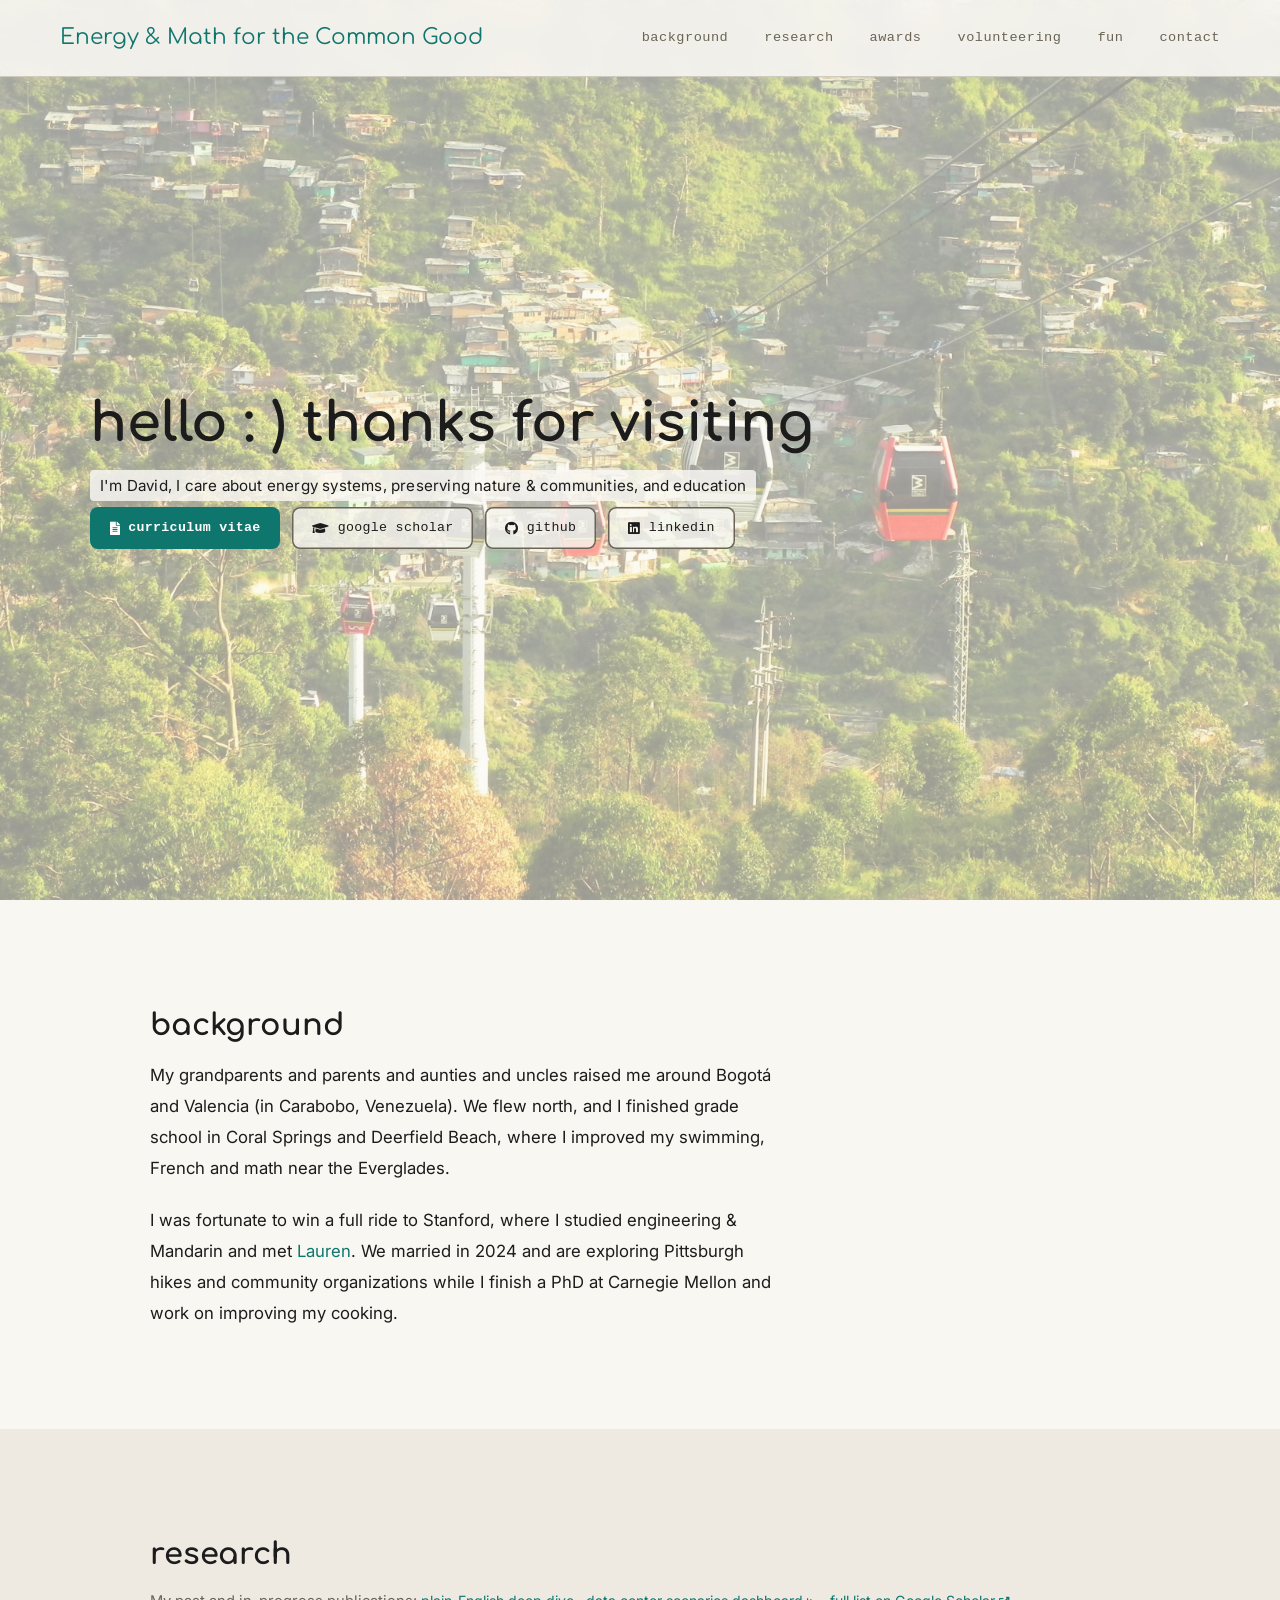
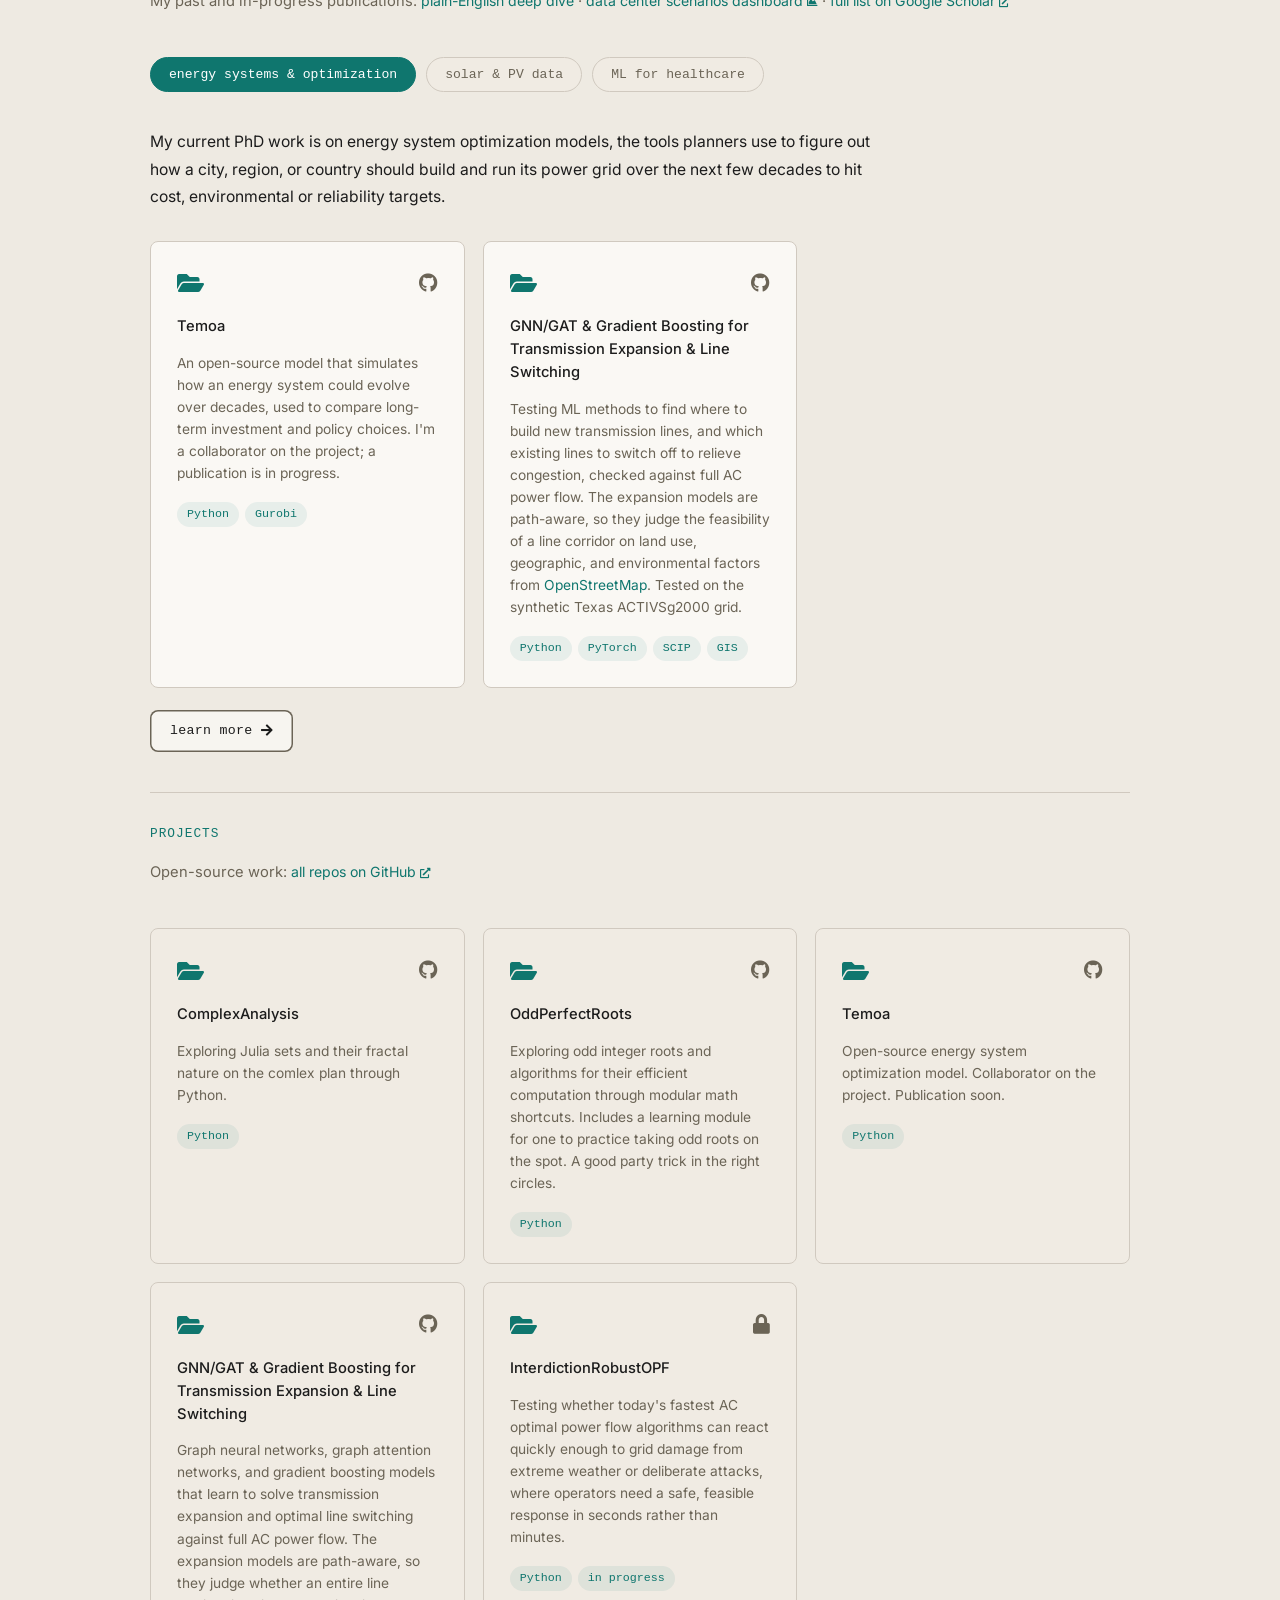
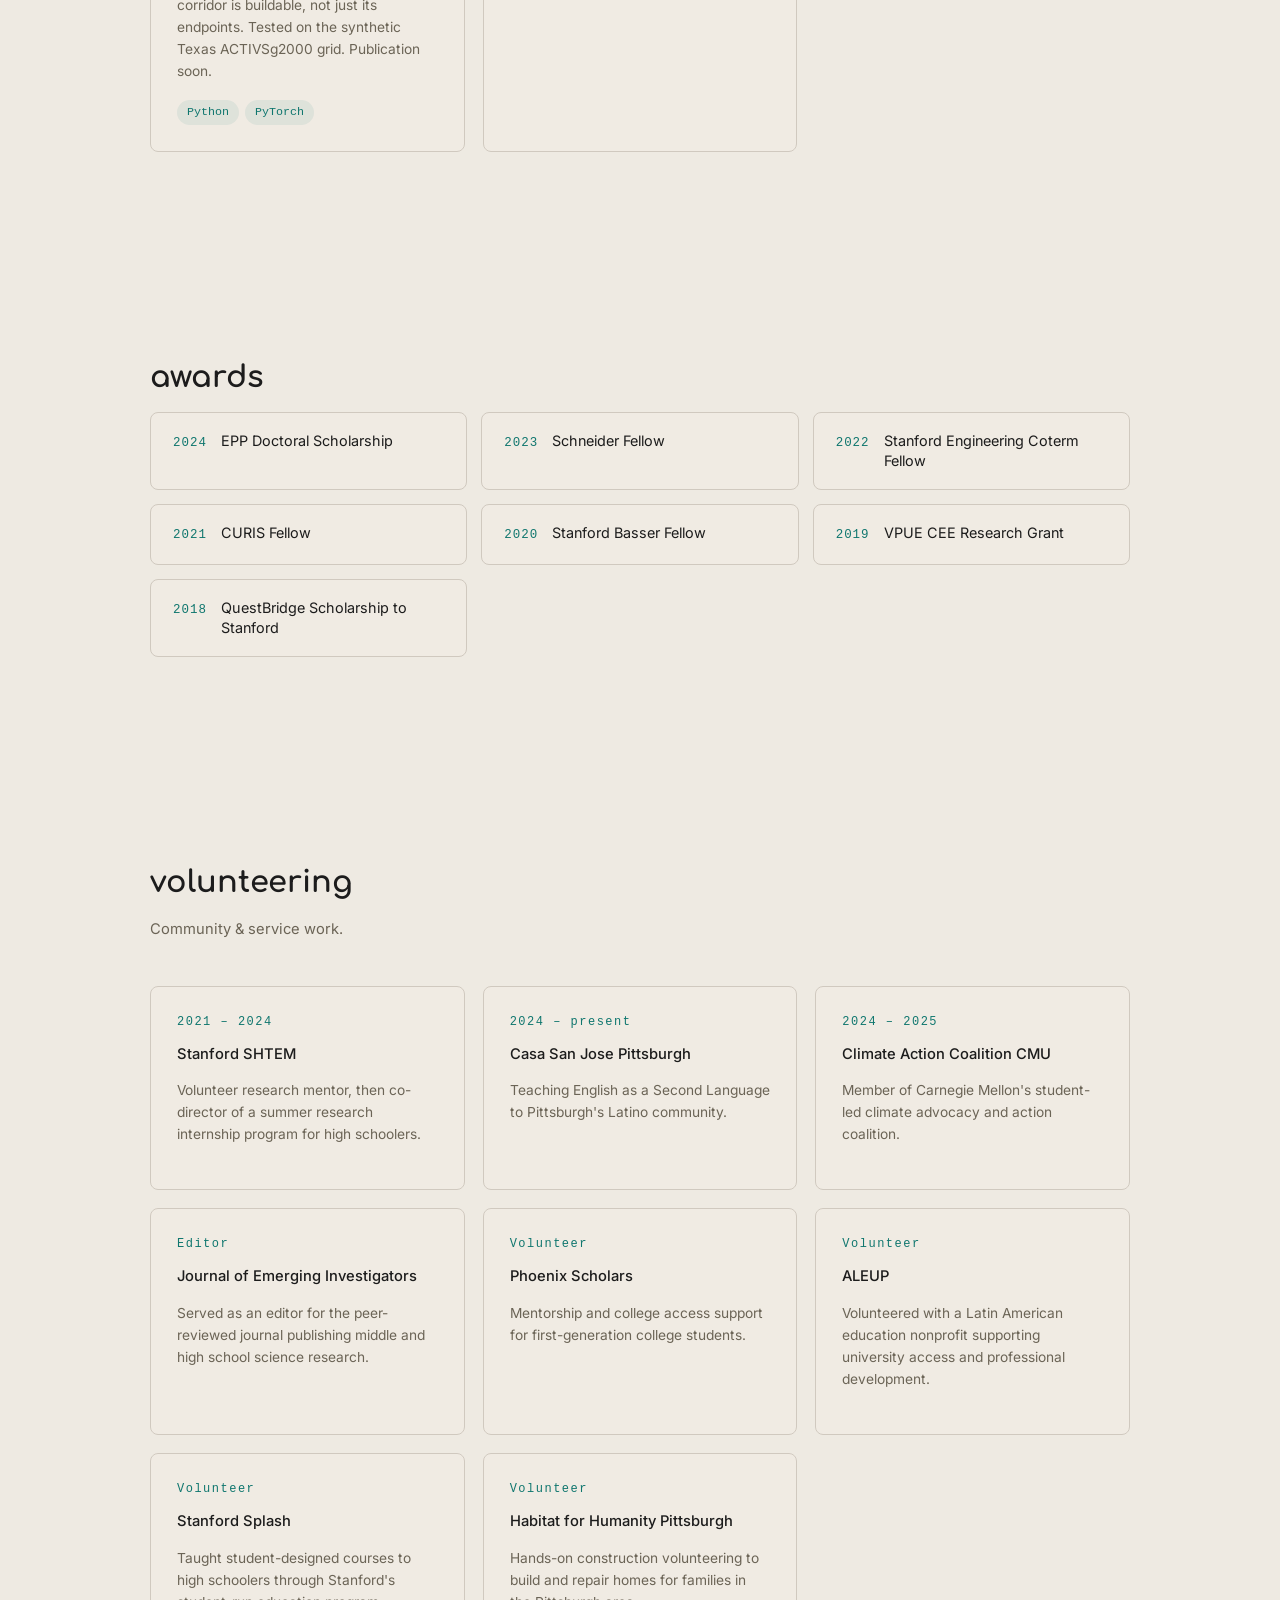
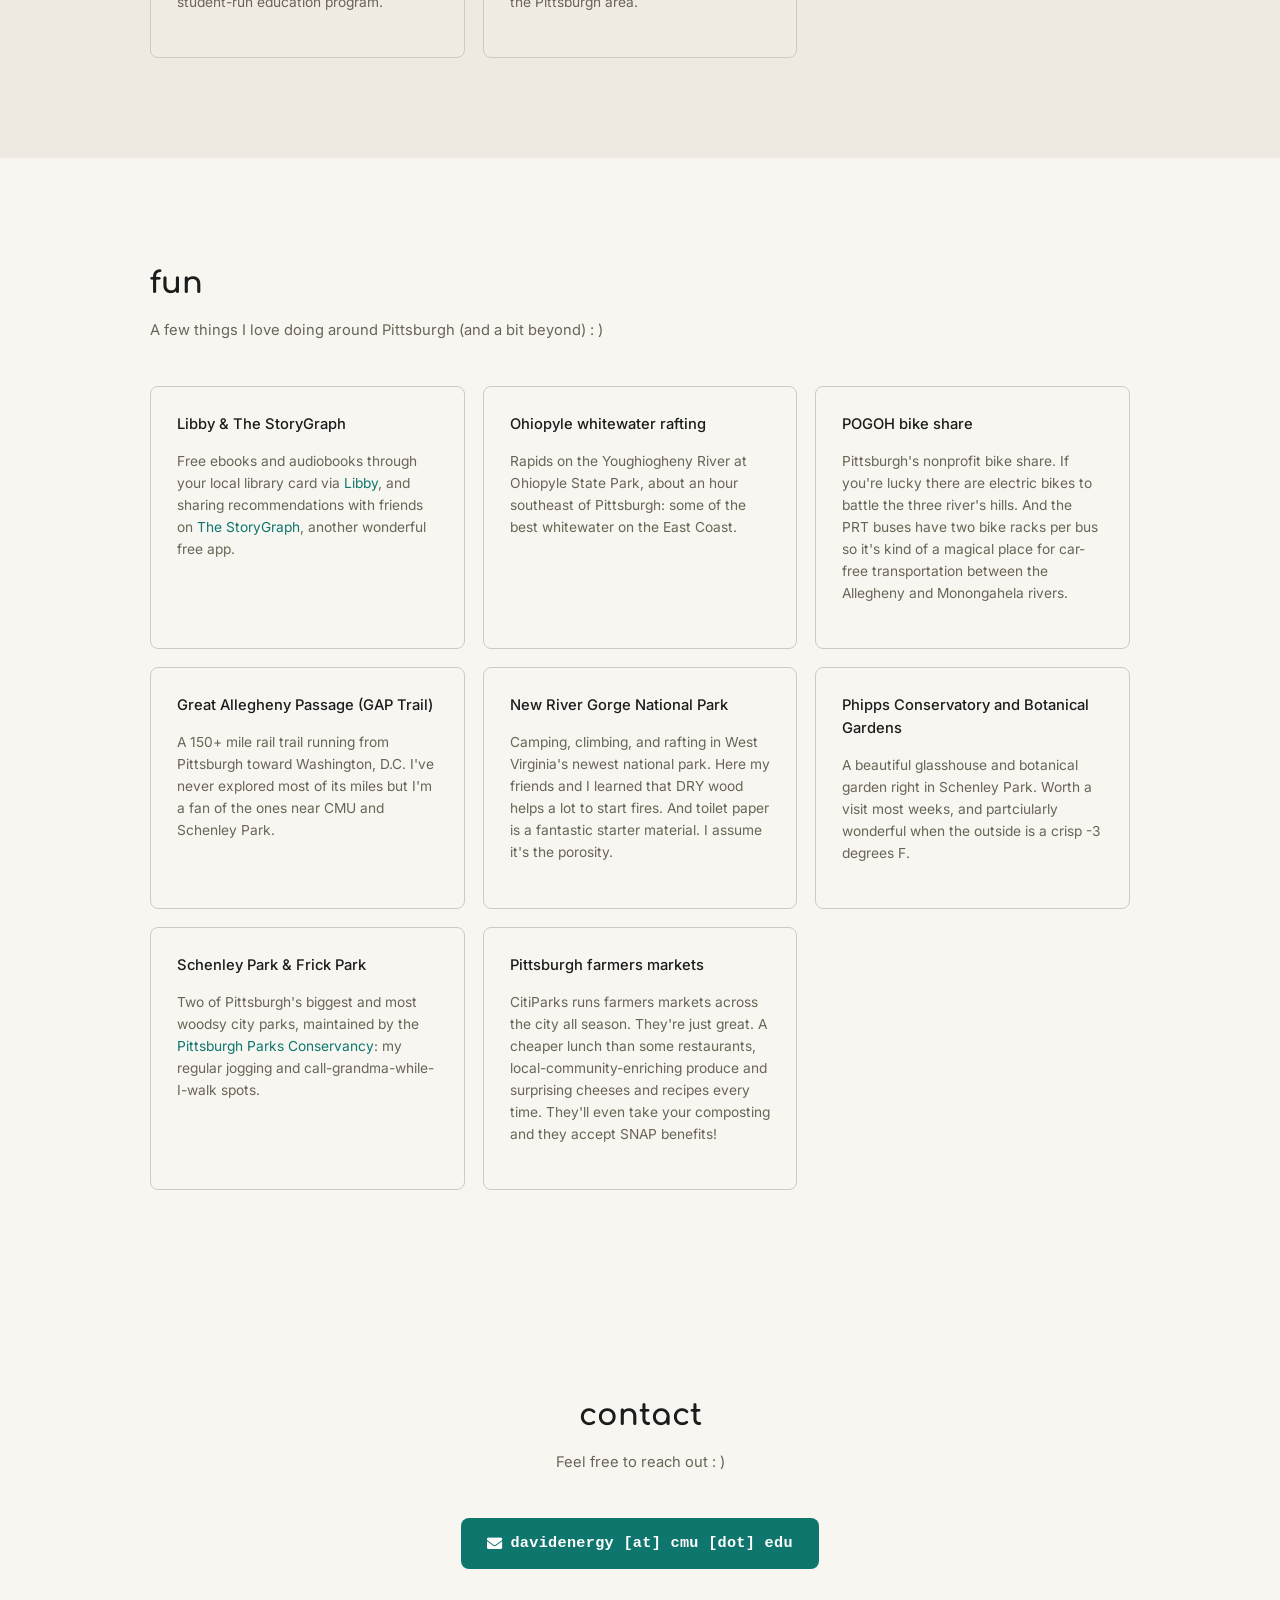
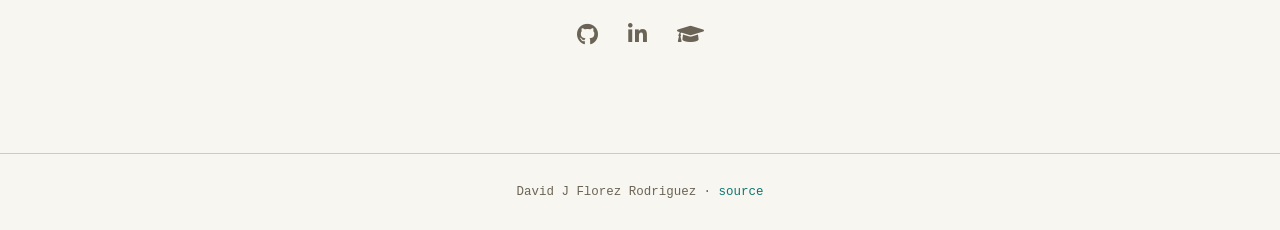
<file: index.html>
<!DOCTYPE html>
<html lang="en">
<head>
  <meta charset="UTF-8">
  <meta name="viewport" content="width=device-width, initial-scale=1.0">
  <title>David J Florez Rodriguez: Energy &amp; Math for the Common Good</title>
  <meta name="description" content="Personal site of David J Florez Rodriguez, researcher working on energy systems, sustainability, and education.">

  <link rel="stylesheet" href="https://cdnjs.cloudflare.com/ajax/libs/animate.css/4.1.1/animate.min.css">
  <link href="https://fonts.googleapis.com/css2?family=Comfortaa:wght@700&family=Inter:wght@300;400;500;600&display=swap" rel="stylesheet">
  <link rel="stylesheet" href="https://use.fontawesome.com/releases/v5.15.4/css/all.css">
  <link rel="stylesheet" href="index.css">
</head>
<body>

  <!-- Skip link for keyboard/screen-reader users -->
  <a href="#main-content" id="skip-link">Skip to main content</a>

  <!-- Loading -->
  <div id="loading" aria-hidden="true"><div id="spinner"></div></div>

  <!-- Header -->
  <header id="header" class="animate__animated animate__slideInDown">
    <div id="title" aria-label="Site title: Energy and Math for the Common Good">Energy &amp; Math for the Common Good</div>
    <nav id="links" aria-label="Main navigation">
      <a href="#background">background</a>
      <a href="#research">research</a>
      <a href="#awards">awards</a>
      <a href="#volunteering">volunteering</a>
      <a href="#fun">fun</a>
      <a href="#contact">contact</a>
    </nav>
  </header>

  <main id="main-content">

  <!-- Hero -->
  <section id="hero">
    <div id="hero-content" class="animate__animated animate__zoomIn">
      <h1 id="greeting">hello : ) thanks for visiting</h1>
      <p id="hero-sub1">I'm David, I care about energy systems, preserving nature & communities, and education</p>
     <!-- <p id="hero-sub2">I care about energy systems, preserving nature, and education</p> -->
      <div id="hero-links">
        <a href="https://docs.google.com/document/d/1WzhuwzJtMpMYLAZ9Hj29LoXPa4Nq9bv6/edit?usp=sharing&ouid=111340971771556280062&rtpof=true&sd=true"
           target="_blank" rel="noopener" class="btn-primary">
          <i class="fas fa-file-alt" aria-hidden="true"></i> curriculum vitae
        </a>
        <a href="https://scholar.google.com/citations?user=P9wD3UEAAAAJ&hl=en"
           target="_blank" rel="noopener" class="btn-secondary">
          <i class="fas fa-graduation-cap" aria-hidden="true"></i> google scholar
        </a>
        <a href="https://github.com/DavidLikesLearning"
           target="_blank" rel="noopener" class="btn-secondary">
          <i class="fab fa-github" aria-hidden="true"></i> github
        </a>
        <a href="https://www.linkedin.com/in/sirdavidjflorez/"
           target="_blank" rel="noopener" class="btn-secondary">
          <i class="fab fa-linkedin" aria-hidden="true"></i> linkedin
        </a>
      </div>
    </div>
  </section>

  <!-- Background -->
  <section id="background">
    <div class="section-inner">
      <h2 class="section-title">background</h2>
      <div id="bio">
        <p>My grandparents and parents and aunties and uncles raised me around Bogotá and Valencia (in Carabobo, Venezuela). We flew north, and I finished grade school in Coral Springs and Deerfield Beach, where I improved my swimming, French and math near the Everglades.</p>
        <p>I was fortunate to win a full ride to Stanford, where I studied engineering & Mandarin and met <a href="https://www.laurentaylor.earth" target="_blank" rel="noopener">Lauren</a>. We married in 2024 and are exploring Pittsburgh hikes and community organizations while I finish a PhD at Carnegie Mellon and work on improving my cooking.</p>
      </div>
    </div>
  </section>

  <!-- Research -->
  <section id="research">
    <div class="section-inner">
      <h2 class="section-title">research</h2>
      <p class="section-sub">
        My past and in-progress publications:
        <a href="research.html">
          plain-English deep dive
        </a>
        &middot;
        <a href="elote.html">data center scenarios dashboard <i class="fas fa-chart-area" style="font-size:0.75em;"></i></a>
        &middot;
        <a href="https://scholar.google.com/citations?user=P9wD3UEAAAAJ&hl=en" target="_blank" rel="noopener">
          full list on Google Scholar <i class="fas fa-external-link-alt" style="font-size:0.75em;"></i>
        </a>
      </p>
      <!-- Tab buttons -->
      <div class="tabs" role="tablist" aria-label="Research areas">
        <button class="tab-btn active" data-tab="tab-energy" type="button">energy systems &amp; optimization</button>
        <button class="tab-btn" data-tab="tab-solar" type="button">solar &amp; PV data</button>
        <button class="tab-btn" data-tab="tab-health" type="button">ML for healthcare</button>
      </div>

      <!-- Energy Systems & Optimization -->
      <div class="tab-panel active" id="tab-energy">
        <p class="tab-intro">My current PhD work is on energy system optimization models, the tools planners use to figure out
            how a city, region, or country should build and run its power grid over the next few decades to hit cost, environmental or reliability targets.</p>
        <div class="cards">
          <a class="card" href="https://github.com/TemoaProject/temoa" target="_blank" rel="noopener">
            <div class="card-top">
              <i class="fas fa-folder-open card-icon"></i>
              <span class="card-link"><i class="fab fa-github"></i></span>
            </div>
            <h3>Temoa</h3>
            <p>An open-source model that simulates how an energy system could evolve over decades, used to compare long-term investment and policy choices. I'm a collaborator on the project; a publication is in progress.</p>
            <div class="card-meta"><span class="tag">Python</span><span class="tag">Gurobi</span></div>
          </a>

          <div class="card">
            <div class="card-top">
              <i class="fas fa-folder-open card-icon"></i>
              <a class="card-link" href="https://github.com/SvenNeubauer/Electrical-grid-expansion-using-AI" target="_blank" rel="noopener" aria-label="View on GitHub"><i class="fab fa-github"></i></a>
            </div>
            <h3>GNN/GAT &amp; Gradient Boosting for Transmission Expansion &amp; Line Switching</h3>
            <p>Testing ML methods to find where to build new transmission lines, and which existing lines to switch off to relieve congestion, checked against full AC power flow. The expansion models are path-aware, so they judge the feasibility of a line corridor on land use, geographic, and environmental factors from <a href="https://www.openstreetmap.org/#map=16/4.60531/-74.05566" target="_blank" rel="noopener">OpenStreetMap</a>. Tested on the synthetic Texas ACTIVSg2000 grid.</p>
            <div class="card-meta"><span class="tag">Python</span><span class="tag">PyTorch</span><span class="tag">SCIP</span><span class="tag">GIS</span></div>
          </div>
        </div>
        <a class="btn-secondary learn-more-btn" href="research.html#tab-energy">learn more <i class="fas fa-arrow-right" aria-hidden="true"></i></a>
      </div>

      <!-- Solar & PV Data -->
      <div class="tab-panel" id="tab-solar">
        <p class="tab-intro">
            Before my PhD, I worked on making solar panel data more useful: panels generate messy, unlabeled power
            readings, and small problems like shade from a nearby tree, clouds, accumulated dust, or circuitry problems can cut how much energy they
            produce. Each of these losses has different impacts, so we can diagnose them from just looking at the power generated by the panel. This work builds tools to catch and quantify those losses automatically.
          </p>
        <div class="cards">
          <a class="card" href="https://scholar.google.com/citations?user=P9wD3UEAAAAJ&hl=en" target="_blank" rel="noopener">
            <div class="card-year">2022</div>
            <h3>Solar panel power simulation for shade detection</h3>
            <div class="card-meta"><i class="fas fa-check-circle"></i>&nbsp;published</div>
          </a>

          <a class="card" href="https://scholar.google.com/citations?user=P9wD3UEAAAAJ&hl=en" target="_blank" rel="noopener">
            <div class="card-year">2022</div>
            <h3>Estimation of shade losses in unlabeled PV data</h3>
            <div class="card-meta"><i class="fas fa-check-circle"></i>&nbsp;published</div>
          </a>

          <a class="card" href="https://scholar.google.com/citations?user=P9wD3UEAAAAJ&hl=en" target="_blank" rel="noopener">
            <div class="card-year">2021</div>
            <h3>solar-data-tools</h3>
            <div class="card-meta"><i class="fas fa-check-circle"></i>&nbsp;published</div>
          </a>
        </div>
        <a class="btn-secondary learn-more-btn" href="research.html#tab-solar">learn more <i class="fas fa-arrow-right" aria-hidden="true"></i></a>
      </div>

      <!-- ML for Healthcare -->
      <div class="tab-panel" id="tab-health">
        <p class="tab-intro">
            I've also worked on applying machine learning to healthcare problems, both building models for
            clinical data and helping design programs that bring more students into healthcare research. I wrote about how the Stanford Data Ocean helped thousands of people access quality healthcare and biostatistics education for free <a href="https://communities.springernature.com/posts/omics-clouds-ahead-healthcare-research-education" target="_blank" rel="noopener">here</a>.
        </p>
        <div class="cards">
          <a class="card" href="https://scholar.google.com/citations?user=P9wD3UEAAAAJ&hl=en" target="_blank" rel="noopener">
            <div class="card-year">2024</div>
            <h3>Achieving Inclusive Healthcare through Integrating Education and Research with AI and Personalized Curricula</h3>
            <div class="card-meta"><i class="fas fa-check-circle"></i>&nbsp;published</div>
          </a>

          <a class="card" href="https://scholar.google.com/citations?user=P9wD3UEAAAAJ&hl=en" target="_blank" rel="noopener">
            <div class="card-year">2022</div>
            <h3>Development and validation of a machine learning system to identify reflux events in esophageal 24-hour pH/impedance studies</h3>
            <div class="card-meta"><i class="fas fa-check-circle"></i>&nbsp;published</div>
          </a>
        </div>
        <a class="btn-secondary learn-more-btn" href="research.html#tab-health">learn more <i class="fas fa-arrow-right" aria-hidden="true"></i></a>
      </div>

      <!-- Projects (subsection of research) -->
      <div id="projects">
        <div class="deep-section-title">projects</div>
        <p class="section-sub">
          Open-source work:
          <a href="https://github.com/DavidLikesLearning" target="_blank" rel="noopener">
            all repos on GitHub <i class="fas fa-external-link-alt" style="font-size:0.75em;"></i>
          </a>
        </p>
        <div class="cards">

          <a class="card" href="https://github.com/DavidLikesLearning/ComplexAnalysis" target="_blank" rel="noopener">
            <div class="card-top">
              <i class="fas fa-folder-open card-icon"></i>
              <span class="card-link"><i class="fab fa-github"></i></span>
            </div>
            <h3>ComplexAnalysis</h3>
            <p>Exploring Julia sets and their fractal nature on the comlex plan through Python.</p>
            <div class="card-meta"><span class="tag">Python</span></div>
          </a>

          <a class="card" href="https://github.com/DavidLikesLearning/OddPerfectRoots" target="_blank" rel="noopener">
            <div class="card-top">
              <i class="fas fa-folder-open card-icon"></i>
              <span class="card-link"><i class="fab fa-github"></i></span>
            </div>
            <h3>OddPerfectRoots</h3>
            <p>Exploring odd integer roots and algorithms for their efficient computation through modular math shortcuts. Includes a learning module for one to practice taking odd roots on the spot. A good party trick in the right circles. </p>
            <div class="card-meta"><span class="tag">Python</span></div>
          </a>

          <a class="card" href="https://github.com/TemoaProject/temoa" target="_blank" rel="noopener">
            <div class="card-top">
              <i class="fas fa-folder-open card-icon"></i>
              <span class="card-link"><i class="fab fa-github"></i></span>
            </div>
            <h3>Temoa</h3>
            <p>Open-source energy system optimization model. Collaborator on the project. Publication soon.</p>
            <div class="card-meta"><span class="tag">Python</span></div>
          </a>

          <div class="card">
            <div class="card-top">
              <i class="fas fa-folder-open card-icon"></i>
              <a class="card-link" href="https://github.com/SvenNeubauer/Electrical-grid-expansion-using-AI" target="_blank" rel="noopener" aria-label="View on GitHub"><i class="fab fa-github"></i></a>
            </div>
            <h3>GNN/GAT &amp; Gradient Boosting for Transmission Expansion &amp; Line Switching</h3>
            <p>Graph neural networks, graph attention networks, and gradient boosting models that learn to solve transmission expansion and optimal line switching against full AC power flow. The expansion models are path-aware, so they judge whether an entire line corridor is buildable, not just its endpoints. Tested on the synthetic Texas ACTIVSg2000 grid. Publication soon.</p>
            <div class="card-meta"><span class="tag">Python</span><span class="tag">PyTorch</span></div>
          </div>

          <div class="card">
            <div class="card-top">
              <i class="fas fa-folder-open card-icon"></i>
              <span class="card-link"><i class="fas fa-lock"></i></span>
            </div>
            <h3>InterdictionRobustOPF</h3>
            <p>Testing whether today's fastest AC optimal power flow algorithms can react quickly enough to grid damage from extreme weather or deliberate attacks, where operators need a safe, feasible response in seconds rather than minutes.</p>
            <div class="card-meta"><span class="tag">Python</span><span class="tag">in progress</span></div>
          </div>

        </div>
      </div>
    </div>
  </section>

  <!-- Awards -->
  <section id="awards">
    <div class="section-inner">
      <h2 class="section-title">awards</h2>
      <div class="award-grid">
        <div class="award-item"><span class="award-year">2024</span><span class="award-name">EPP Doctoral Scholarship</span></div>
        <div class="award-item"><span class="award-year">2023</span><span class="award-name">Schneider Fellow</span></div>
        <div class="award-item"><span class="award-year">2022</span><span class="award-name">Stanford Engineering Coterm Fellow</span></div>
        <div class="award-item"><span class="award-year">2021</span><span class="award-name">CURIS Fellow</span></div>
        <div class="award-item"><span class="award-year">2020</span><span class="award-name">Stanford Basser Fellow</span></div>
        <div class="award-item"><span class="award-year">2019</span><span class="award-name">VPUE CEE Research Grant</span></div>
        <div class="award-item"><span class="award-year">2018</span><span class="award-name">QuestBridge Scholarship to Stanford</span></div>
      </div>
    </div>
  </section>

  <!-- Volunteering -->
  <section id="volunteering">
    <div class="section-inner">
      <h2 class="section-title">volunteering</h2>
      <p class="section-sub">Community &amp; service work.</p>
      <div class="cards">

        <a class="card" href="https://compression.stanford.edu/outreach/shtem-summer-internships-high-schoolers" target="_blank" rel="noopener">
          <div class="card-year">2021 – 2024</div>
          <h3>Stanford SHTEM</h3>
          <p>Volunteer research mentor, then co-director of a summer research internship program for high schoolers.</p>
        </a>

        <a class="card" href="https://casasanjose.org/en/" target="_blank" rel="noopener">
          <div class="card-year">2024 – present</div>
          <h3>Casa San Jose Pittsburgh</h3>
          <p>Teaching English as a Second Language to Pittsburgh's Latino community.</p>
        </a>

        <a class="card" href="https://www.actonclimate.com/" target="_blank" rel="noopener">
          <div class="card-year">2024 – 2025</div>
          <h3>Climate Action Coalition CMU</h3>
          <p>Member of Carnegie Mellon's student-led climate advocacy and action coalition.</p>
        </a>

        <a class="card" href="https://emerginginvestigators.org/" target="_blank" rel="noopener">
          <div class="card-year">Editor</div>
          <h3>Journal of Emerging Investigators</h3>
          <p>Served as an editor for the peer-reviewed journal publishing middle and high school science research.</p>
        </a>

        <a class="card" href="https://www.phoenixscholars.org/" target="_blank" rel="noopener">
          <div class="card-year">Volunteer</div>
          <h3>Phoenix Scholars</h3>
          <p>Mentorship and college access support for first-generation college students.</p>
        </a>

        <a class="card" href="https://www.linkedin.com/company/aleup/about/" target="_blank" rel="noopener">
          <div class="card-year">Volunteer</div>
          <h3>ALEUP</h3>
          <p>Volunteered with a Latin American education nonprofit supporting university access and professional development.</p>
        </a>

        <a class="card" href="https://stanfordesp.org/" target="_blank" rel="noopener">
          <div class="card-year">Volunteer</div>
          <h3>Stanford Splash</h3>
          <p>Taught student-designed courses to high schoolers through Stanford's student-run education program.</p>
        </a>

        <a class="card" href="https://www.habitatpittsburgh.org/" target="_blank" rel="noopener">
          <div class="card-year">Volunteer</div>
          <h3>Habitat for Humanity Pittsburgh</h3>
          <p>Hands-on construction volunteering to build and repair homes for families in the Pittsburgh area.</p>
        </a>

      </div>
    </div>
  </section>

  <!-- Fun -->
  <section id="fun">
    <div class="section-inner">
      <h2 class="section-title">fun</h2>
      <p class="section-sub">A few things I love doing around Pittsburgh (and a bit beyond) : )</p>
      <div class="cards">

        <div class="card">
          <h3>Libby &amp; The StoryGraph</h3>
          <p>Free ebooks and audiobooks through your local library card via <a href="https://libbyapp.com" target="_blank" rel="noopener">Libby</a>, and sharing recommendations with friends on <a href="https://thestorygraph.com" target="_blank" rel="noopener">The StoryGraph</a>, another wonderful free app.</p>
        </div>

        <a class="card" href="https://www.pa.gov/agencies/dcnr/recreation/where-to-go/state-parks/find-a-park/ohiopyle-state-park/whitewater-boating.html" target="_blank" rel="noopener">
          <h3>Ohiopyle whitewater rafting</h3>
          <p>Rapids on the Youghiogheny River at Ohiopyle State Park, about an hour southeast of Pittsburgh: some of the best whitewater on the East Coast.</p>
        </a>

        <a class="card" href="https://pogoh.com" target="_blank" rel="noopener">
          <h3>POGOH bike share</h3>
          <p>Pittsburgh's nonprofit bike share. If you're lucky there are electric bikes to battle the three river's hills. And the PRT buses have two bike racks per bus so it's kind of a magical place for car-free transportation between the Allegheny and Monongahela rivers.</p>
        </a>

        <a class="card" href="https://www.gaptrail.org" target="_blank" rel="noopener">
          <h3>Great Allegheny Passage (GAP Trail)</h3>
          <p>A 150+ mile rail trail running from Pittsburgh toward Washington, D.C. I've never explored most of its miles but I'm a fan of the ones near CMU and Schenley Park.</p>
        </a>

        <a class="card" href="https://www.nps.gov/neri/planyourvisit/camping.htm" target="_blank" rel="noopener">
          <h3>New River Gorge National Park</h3>
          <p>Camping, climbing, and rafting in West Virginia's newest national park. Here my friends and I learned that DRY wood helps a lot to start fires. And toilet paper is a fantastic starter material. I assume it's the porosity.</p>
        </a>

        <a class="card" href="https://www.phippsconservatory.org" target="_blank" rel="noopener">
          <h3>Phipps Conservatory and Botanical Gardens</h3>
          <p>A beautiful glasshouse and botanical garden right in Schenley Park.  Worth a visit most weeks, and partciularly wonderful when the outside is a crisp -3 degrees F. </p>
        </a>

        <div class="card">
          <h3>Schenley Park &amp; Frick Park</h3>
          <p>Two of Pittsburgh's biggest and most woodsy city parks, maintained by the <a href="https://pittsburghparks.org" target="_blank" rel="noopener">Pittsburgh Parks Conservancy</a>: my regular jogging and call-grandma-while-I-walk spots.</p>
        </div>

        <a class="card" href="https://www.pittsburghpa.gov/Recreation-Events/Events/Farmers-Markets" target="_blank" rel="noopener">
          <h3>Pittsburgh farmers markets</h3>
          <p>CitiParks runs farmers markets across the city all season. They're just great. A cheaper lunch than some restaurants, local-community-enriching produce and surprising cheeses and recipes every time. They'll even take your composting and they accept SNAP benefits! </p>
        </a>

      </div>
    </div>
  </section>

  <!-- Contact -->
  <section id="contact">
    <div class="section-inner">
      <h2 class="section-title">contact</h2>
      <p class="section-sub">Feel free to reach out : )</p>
      <span class="btn-primary email-btn">
        <i class="fas fa-envelope"></i> davidenergy [at] cmu [dot] edu
      </span>
      <div id="social-links">
        <a href="https://github.com/DavidLikesLearning" target="_blank" rel="noopener" aria-label="GitHub profile">
          <i class="fab fa-github" aria-hidden="true"></i>
        </a>
        <a href="https://www.linkedin.com/in/sirdavidjflorez/" target="_blank" rel="noopener" aria-label="LinkedIn profile">
          <i class="fab fa-linkedin-in" aria-hidden="true"></i>
        </a>
        <a href="https://scholar.google.com/citations?user=P9wD3UEAAAAJ&hl=en" target="_blank" rel="noopener" aria-label="Google Scholar profile">
          <i class="fas fa-graduation-cap" aria-hidden="true"></i>
        </a>
      </div>
    </div>
  </section>

  </main>

  <footer id="footer">
    David J Florez Rodriguez &middot;
    <a href="https://github.com/DavidLikesLearning/davidlikeslearning.github.io" target="_blank" rel="noopener">source</a>
  </footer>

  <script src="https://code.jquery.com/jquery-3.7.1.min.js"
          integrity="sha256-/JqT3SQfawRcv/BIHPThkBvs0OEvtFFmqPF/lYI/Cxo=" crossorigin="anonymous"></script>
  <script src="index.js"></script>
</body>
</html>
</file>
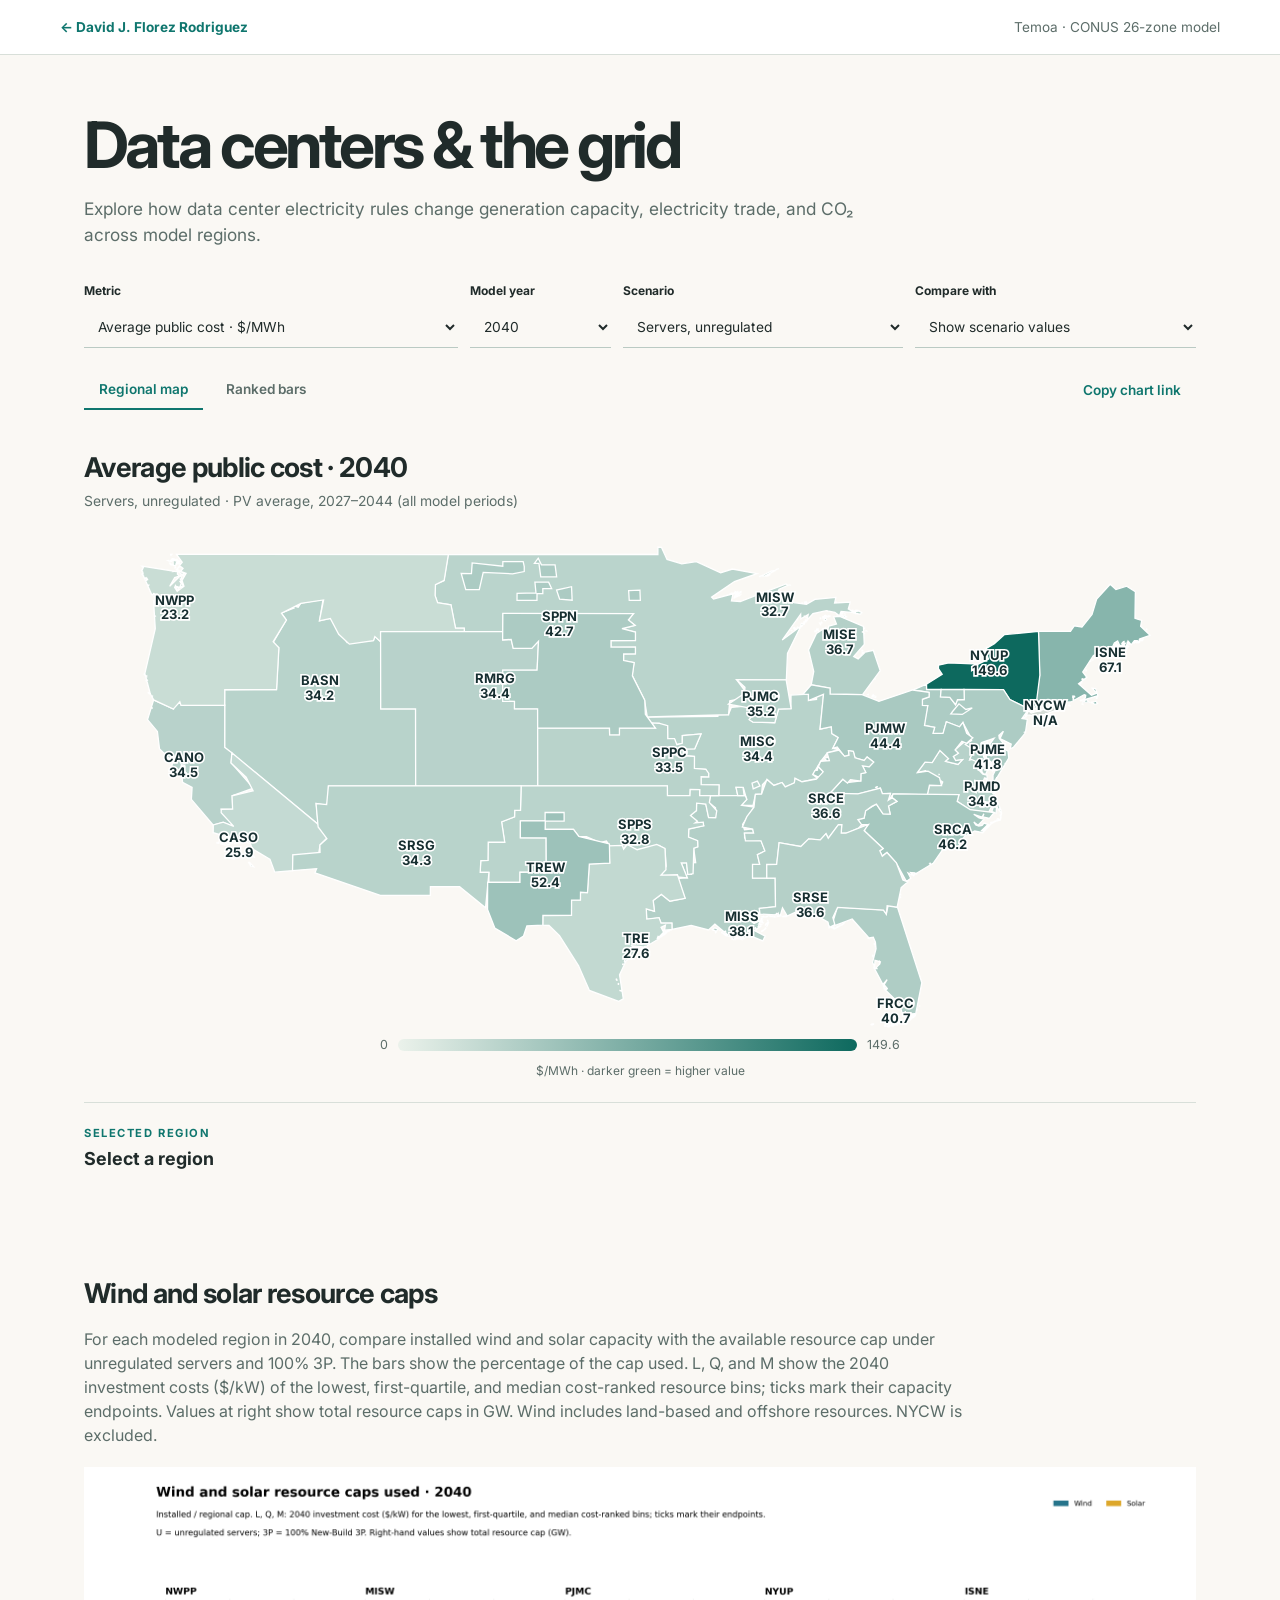
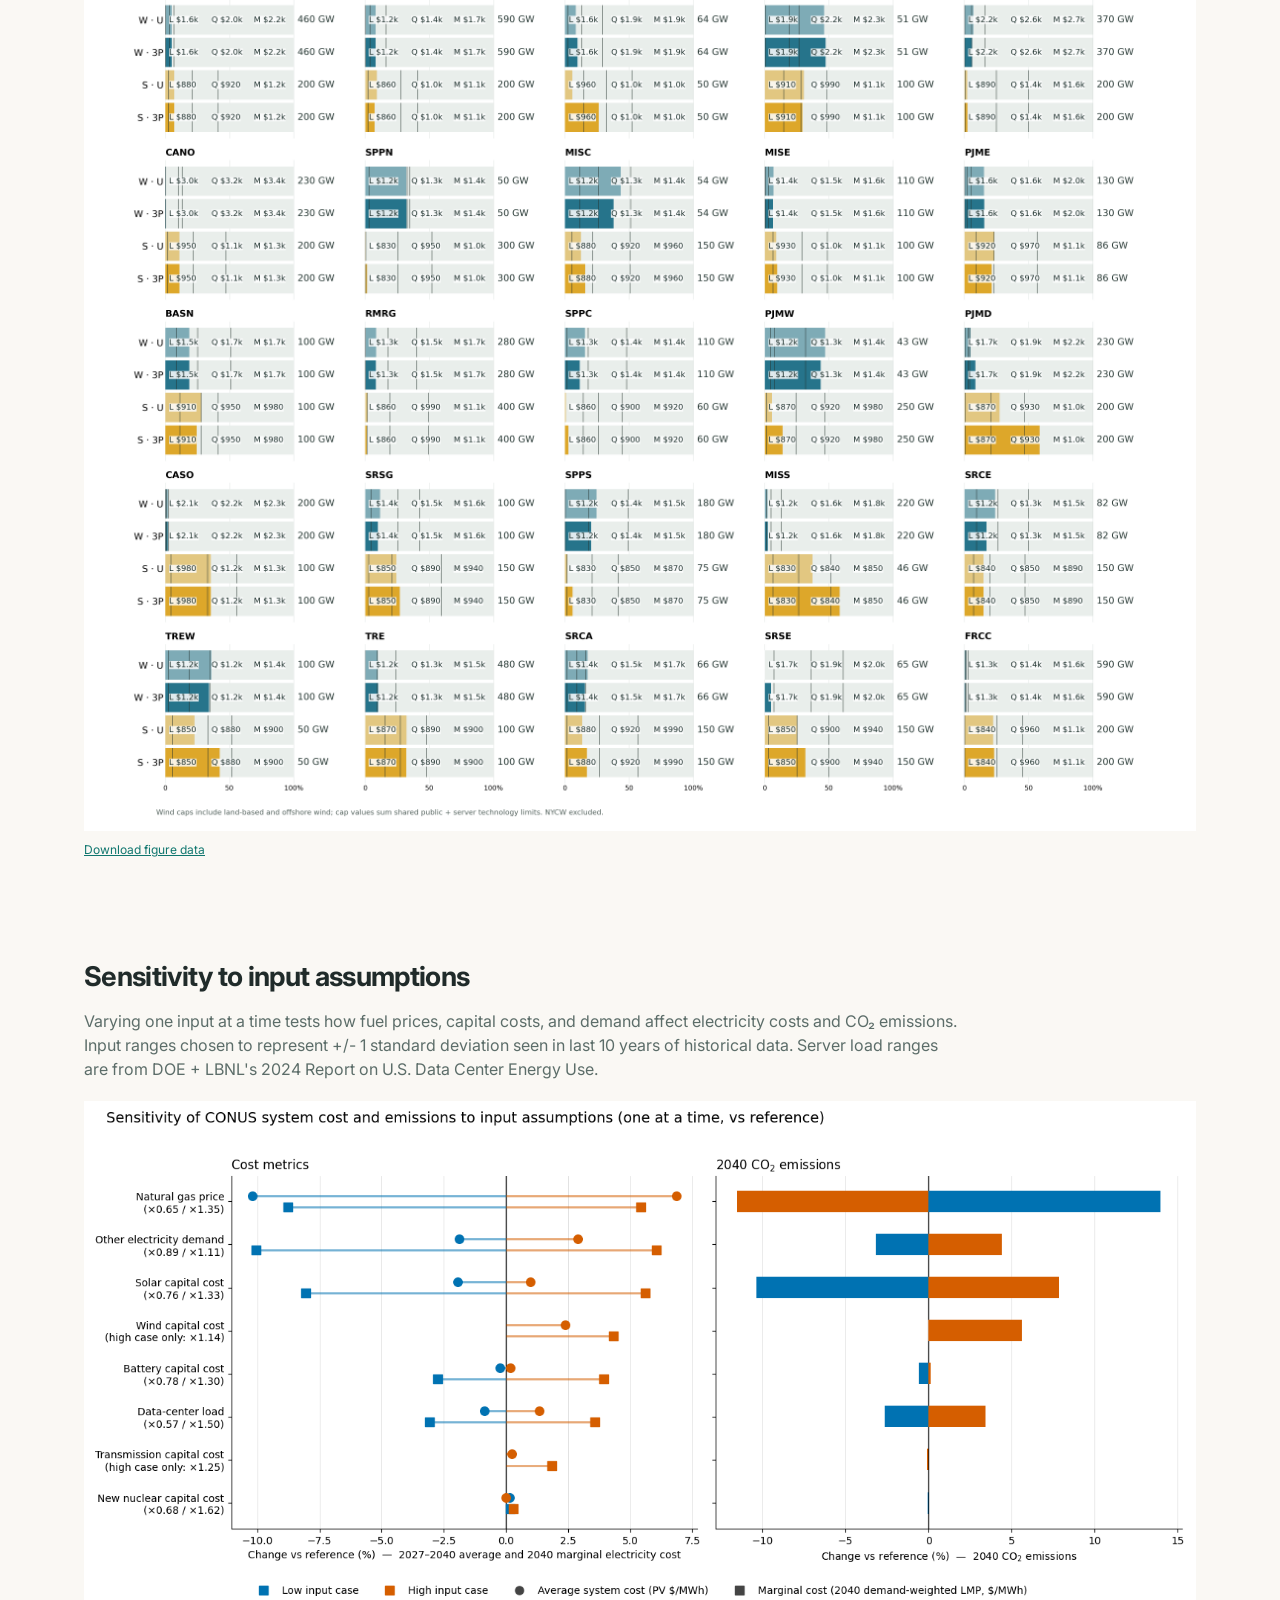
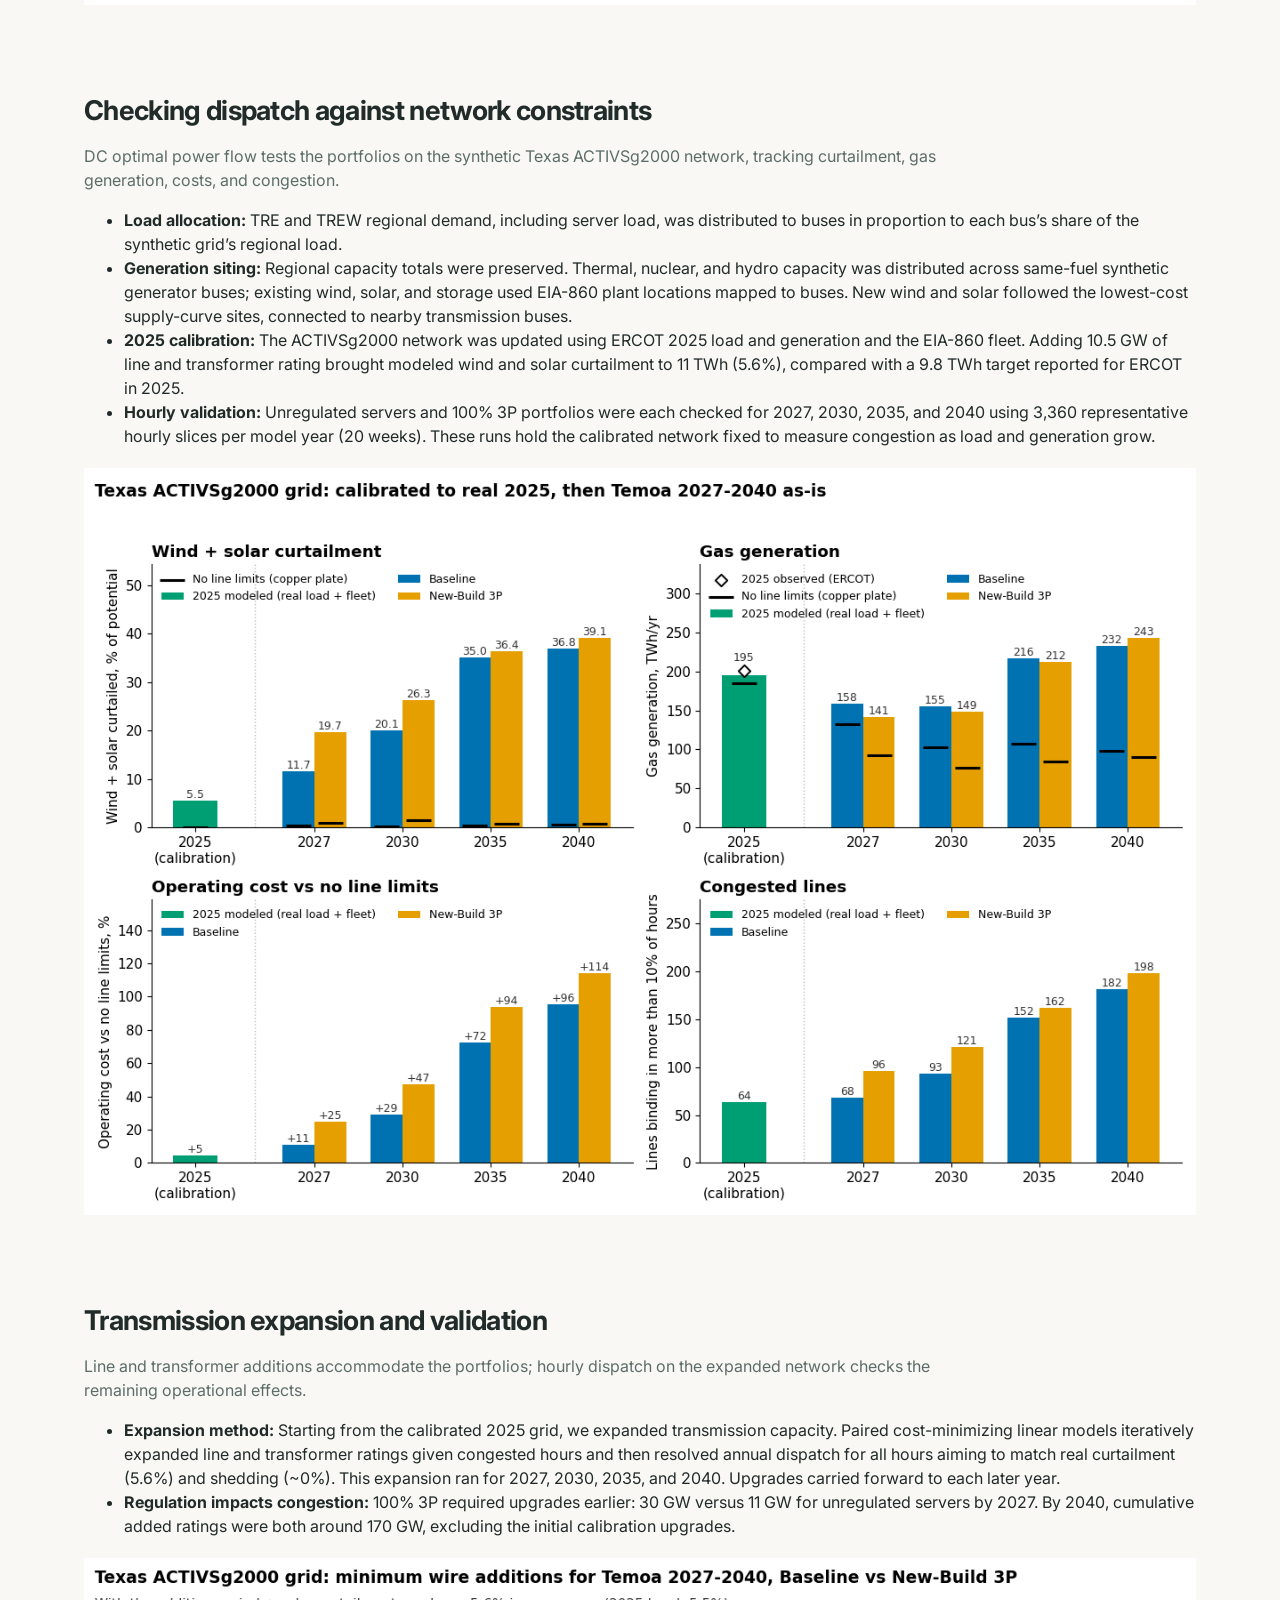
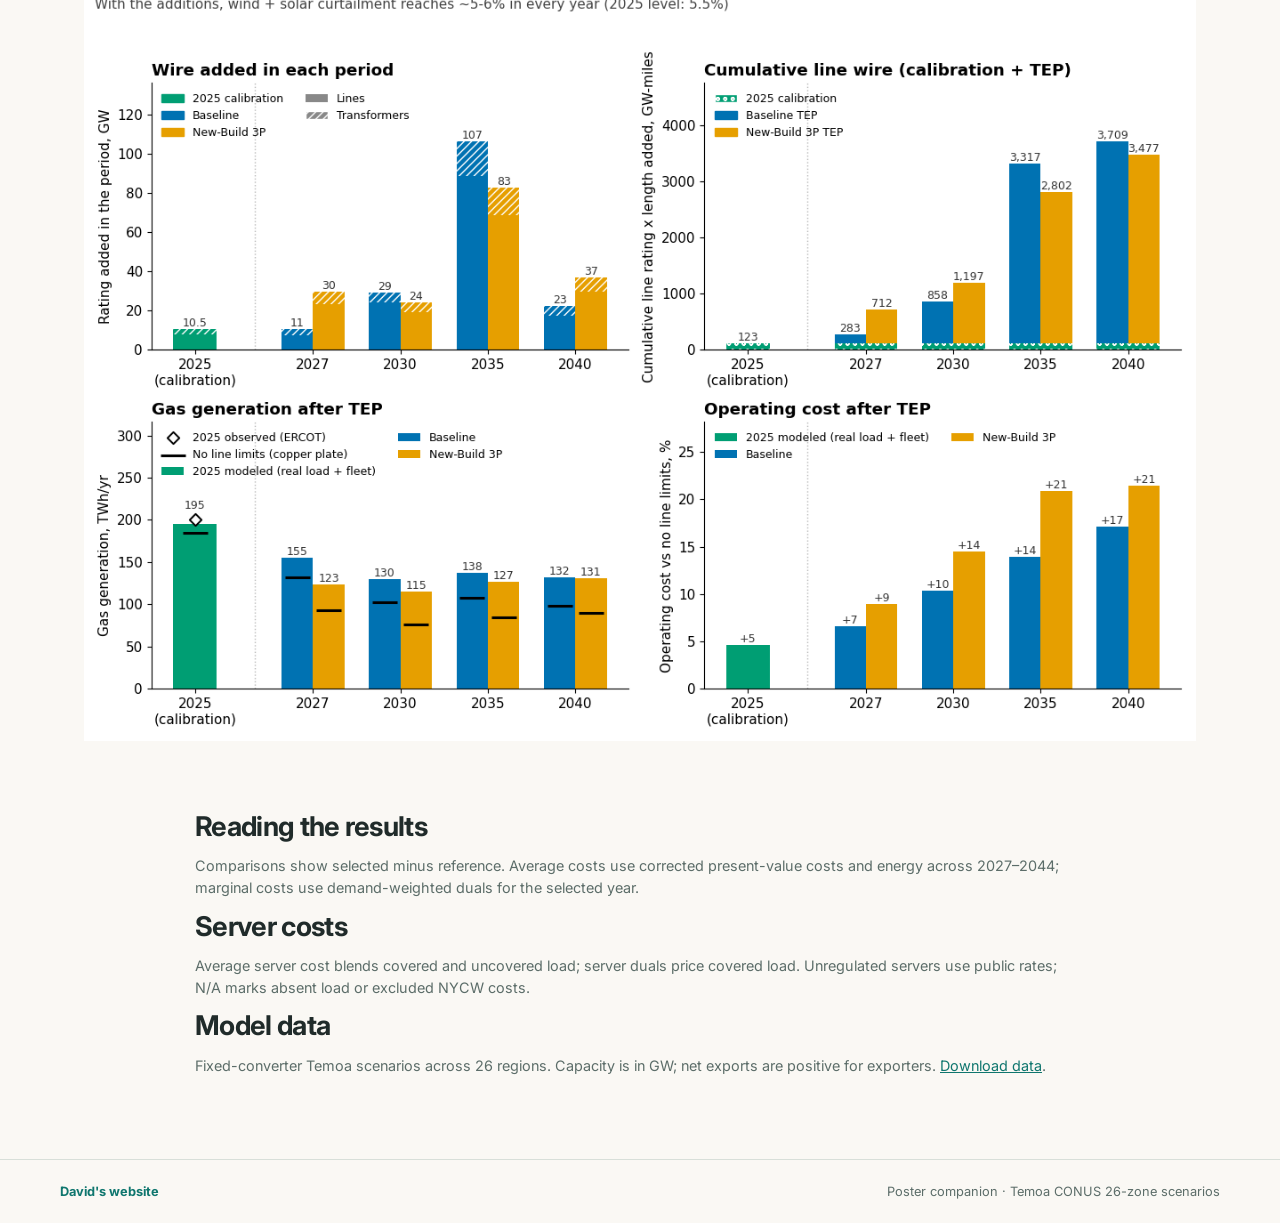
<file: elote.html>
<!doctype html>
<html lang="en">
<head>
  <meta charset="utf-8">
  <meta name="viewport" content="width=device-width,initial-scale=1">
  <meta name="description" content="Explore regional results from Temoa data center scenarios: capacity, net electricity exports, and CO₂ emissions.">
  <title>Data centers & the grid · David J. Florez Rodriguez</title>
  <link rel="preconnect" href="https://fonts.googleapis.com">
  <link rel="preconnect" href="https://fonts.gstatic.com" crossorigin>
  <link href="https://fonts.googleapis.com/css2?family=Inter:wght@400;500;600;700&display=swap" rel="stylesheet">
  <link rel="stylesheet" href="elote.css">
  <script src="elote.js" defer></script>
</head>
<body>
  <a class="skip" href="#main">Skip to dashboard</a>
  <header class="topbar">
    <a class="home" href="index.html">← David J. Florez Rodriguez</a>
    <span>Temoa · CONUS 26-zone model</span>
  </header>
  <main id="main">
    <div class="intro">
      <h1>Data centers & the grid</h1>
      <p>Explore how data center electricity rules change generation capacity, electricity trade, and CO₂ across model regions.</p>
    </div>
    <section class="controls" aria-label="Chart controls">
      <div class="control"><label for="metric">Metric</label><select id="metric">
        <option value="public_avg_cost">Average public cost · $/MWh</option>
        <option value="server_avg_cost">Average server cost · $/MWh</option>
        <option value="public_marginal_cost">Public marginal cost (duals) · $/MWh</option>
        <option value="server_marginal_cost">Server marginal cost (duals) · $/MWh</option>
        <option value="capacity_gw">Generation & storage capacity · GW</option>
        <option value="clean_gw">Clean generation capacity · GW</option>
        <option value="solar_gw">Solar capacity · GW</option>
        <option value="wind_gw">Wind capacity · GW</option>
        <option value="hydro_gw">Hydro capacity · GW</option>
        <option value="geothermal_gw">Geothermal capacity · GW</option>
        <option value="nuclear_gw">Nuclear capacity · GW</option>
        <option value="coal_gw">Coal capacity · GW</option>
        <option value="gas_gw">Natural gas capacity · GW</option>
        <option value="biomass_gw">Biomass capacity · GW</option>
        <option value="other_gw">Other generation capacity · GW</option>
        <option value="battery_gw">Battery capacity · GW</option>
        <option value="net_exports_twh">Net electricity exports · TWh/yr</option>
        <option value="co2_mt">CO₂ emissions · Mt/yr</option>
      </select></div>
      <div class="control"><label for="year">Model year</label><select id="year">
        <option>2027</option><option>2030</option><option>2035</option><option selected>2040</option>
      </select></div>
      <div class="control"><label for="scenario">Scenario</label><select id="scenario">
        <option value="no_servers">No servers</option>
        <option value="unregulated" selected>Servers, unregulated</option>
        <option value="covered_50">Servers, 50% covered</option>
        <option value="covered_100">Servers, 100% covered</option>
      </select></div>
      <div class="control"><label for="compare">Compare with</label><select id="compare">
        <option value="none" selected>Show scenario values</option>
        <option value="no_servers">No servers</option>
        <option value="unregulated">Servers, unregulated</option>
        <option value="covered_50">Servers, 50% covered</option>
        <option value="covered_100">Servers, 100% covered</option>
      </select></div>
    </section>
    <div class="viewrow">
      <div class="segmented" aria-label="Graph type">
        <button id="map-tab" type="button" class="active" aria-pressed="true">Regional map</button>
        <button id="bars-tab" type="button" aria-pressed="false">Ranked bars</button>
      </div>
      <button id="share" type="button">Copy chart link</button>
    </div>
    <section class="chart" aria-label="Scenario results">
      <div class="chart-head"><div><h2 id="chart-title"></h2><p id="chart-subtitle"></p></div><div id="national" class="national"></div></div>
      <div id="error" role="alert" hidden></div>
      <div id="map-panel"><svg id="map" role="img" aria-label="Map of modeled US electricity regions" viewBox="0 0 960 480" preserveAspectRatio="xMidYMid meet"></svg></div>
      <div id="bars-panel" hidden><div id="bars"></div></div>
      <div class="legend"><span id="legend-low"></span><div id="gradient"></div><span id="legend-high"></span></div>
      <p id="legend-note" class="legend-note"></p>
      <div class="region-detail" aria-live="polite"><div><span class="eyebrow">Selected region</span><h3 id="detail-region">Select a region</h3></div><div id="detail-value"></div></div>
    </section>
<section class="figure-gallery" aria-label="Resource cap analysis"><article><h2>Wind and solar resource caps</h2><p>For each modeled region in 2040, compare installed wind and solar capacity with the available resource cap under unregulated servers and 100% 3P. The bars show the percentage of the cap used. L, Q, and M show the 2040 investment costs ($/kW) of the lowest, first-quartile, and median cost-ranked resource bins; ticks mark their capacity endpoints. Values at right show total resource caps in GW. Wind includes land-based and offshore resources. NYCW is excluded.</p><figure><a href="data/figures/elote_resource_caps_cost_bins_2040_geofacet.png" target="_blank" rel="noopener"><img src="data/figures/elote_resource_caps_cost_bins_2040_geofacet.png" alt="Twenty-five-region geofacet with wind and solar resource-cap usage, cost-bin transition labels, and total cap for unregulated and 100% 3P servers" loading="lazy" width="2850"></a><figcaption><a href="data/elote_resource_caps_cost_bins_2040.csv" download>Download figure data</a></figcaption></figure></article></section>
<section class="figure-gallery" aria-label="Supporting analyses"><article><h2>Sensitivity to input assumptions</h2><p>Varying one input at a time tests how fuel prices, capital costs, and demand affect electricity costs and CO₂ emissions. Input ranges chosen to represent +/- 1 standard deviation seen in last 10 years of historical data. Server load ranges are from DOE + LBNL's 2024 Report on U.S. Data Center Energy Use.</p><figure><a href="data/figures/pawpaw_sensitivity_tornado.png" target="_blank" rel="noopener"><img src="data/figures/pawpaw_sensitivity_tornado.png" alt="Sensitivity to input assumptions" loading="lazy" width="1500"></a></figure></article><article><h2>Checking dispatch against network constraints</h2><p>DC optimal power flow tests the portfolios on the synthetic Texas ACTIVSg2000 network, tracking curtailment, gas generation, costs, and congestion.</p>
<ul>
  <li><strong>Load allocation:</strong> TRE and TREW regional demand, including server load, was distributed to buses in proportion to each bus’s share of the synthetic grid’s regional load.</li>
  <li><strong>Generation siting:</strong> Regional capacity totals were preserved. Thermal, nuclear, and hydro capacity was distributed across same-fuel synthetic generator buses; existing wind, solar, and storage used EIA-860 plant locations mapped to buses. New wind and solar followed the lowest-cost supply-curve sites, connected to nearby transmission buses.</li>
  <li><strong>2025 calibration:</strong> The ACTIVSg2000 network was updated using ERCOT 2025 load and generation and the EIA-860 fleet. Adding 10.5 GW of line and transformer rating brought modeled wind and solar curtailment to 11 TWh (5.6%), compared with a 9.8 TWh target reported for ERCOT in 2025.</li>
  <li><strong>Hourly validation:</strong> Unregulated servers and 100% 3P portfolios were each checked for 2027, 2030, 2035, and 2040 using 3,360 representative hourly slices per model year (20 weeks). These runs hold the calibrated network fixed to measure congestion as load and generation grow.</li>
</ul>
<figure><a href="data/figures/dcopf_texas_asis_baseline_vs_newbuild3p.png" target="_blank" rel="noopener"><img src="data/figures/dcopf_texas_asis_baseline_vs_newbuild3p.png" alt="Checking dispatch against network constraints" loading="lazy" width="1500"></a></figure></article><article><h2>Transmission expansion and validation</h2><p>Line and transformer additions accommodate the portfolios; hourly dispatch on the expanded network checks the remaining operational effects.</p>
<ul>
  <li><strong>Expansion method:</strong> Starting from the calibrated 2025 grid, we expanded transmission capacity. Paired cost-minimizing linear models iteratively expanded line and transformer ratings given congested hours and then resolved annual dispatch for all hours aiming to match real curtailment (5.6%) and shedding (~0%). This expansion ran for 2027, 2030, 2035, and 2040. Upgrades carried forward to each later year.</li>
  <li><strong>Regulation impacts congestion:</strong> 100% 3P required upgrades earlier: 30 GW versus 11 GW for unregulated servers by 2027. By 2040, cumulative added ratings were both around 170 GW, excluding the initial calibration upgrades.</li>
</ul>
<figure><a href="data/figures/dcopf_texas_tep_baseline_vs_newbuild3p.png" target="_blank" rel="noopener"><img src="data/figures/dcopf_texas_tep_baseline_vs_newbuild3p.png" alt="Transmission expansion and validation" loading="lazy" width="1500"></a></figure></article></section>
    <section class="notes">
      <h2>Reading the results</h2>
      <p>Comparisons show selected minus reference. Average costs use corrected present-value costs and energy across 2027–2044; marginal costs use demand-weighted duals for the selected year.</p>
      <h2>Server costs</h2>
      <p>Average server cost blends covered and uncovered load; server duals price covered load. Unregulated servers use public rates; N/A marks absent load or excluded NYCW costs.</p>
      <h2>Model data</h2>
      <p>Fixed-converter Temoa scenarios across 26 regions. Capacity is in GW; net exports are positive for exporters. <a href="data/elote-regions.csv" download>Download data</a>.</p>
    </section>
  </main>
  <footer><a href="index.html">David's website</a><span>Poster companion · Temoa CONUS 26-zone scenarios</span></footer>
</body>
</html>
</file>
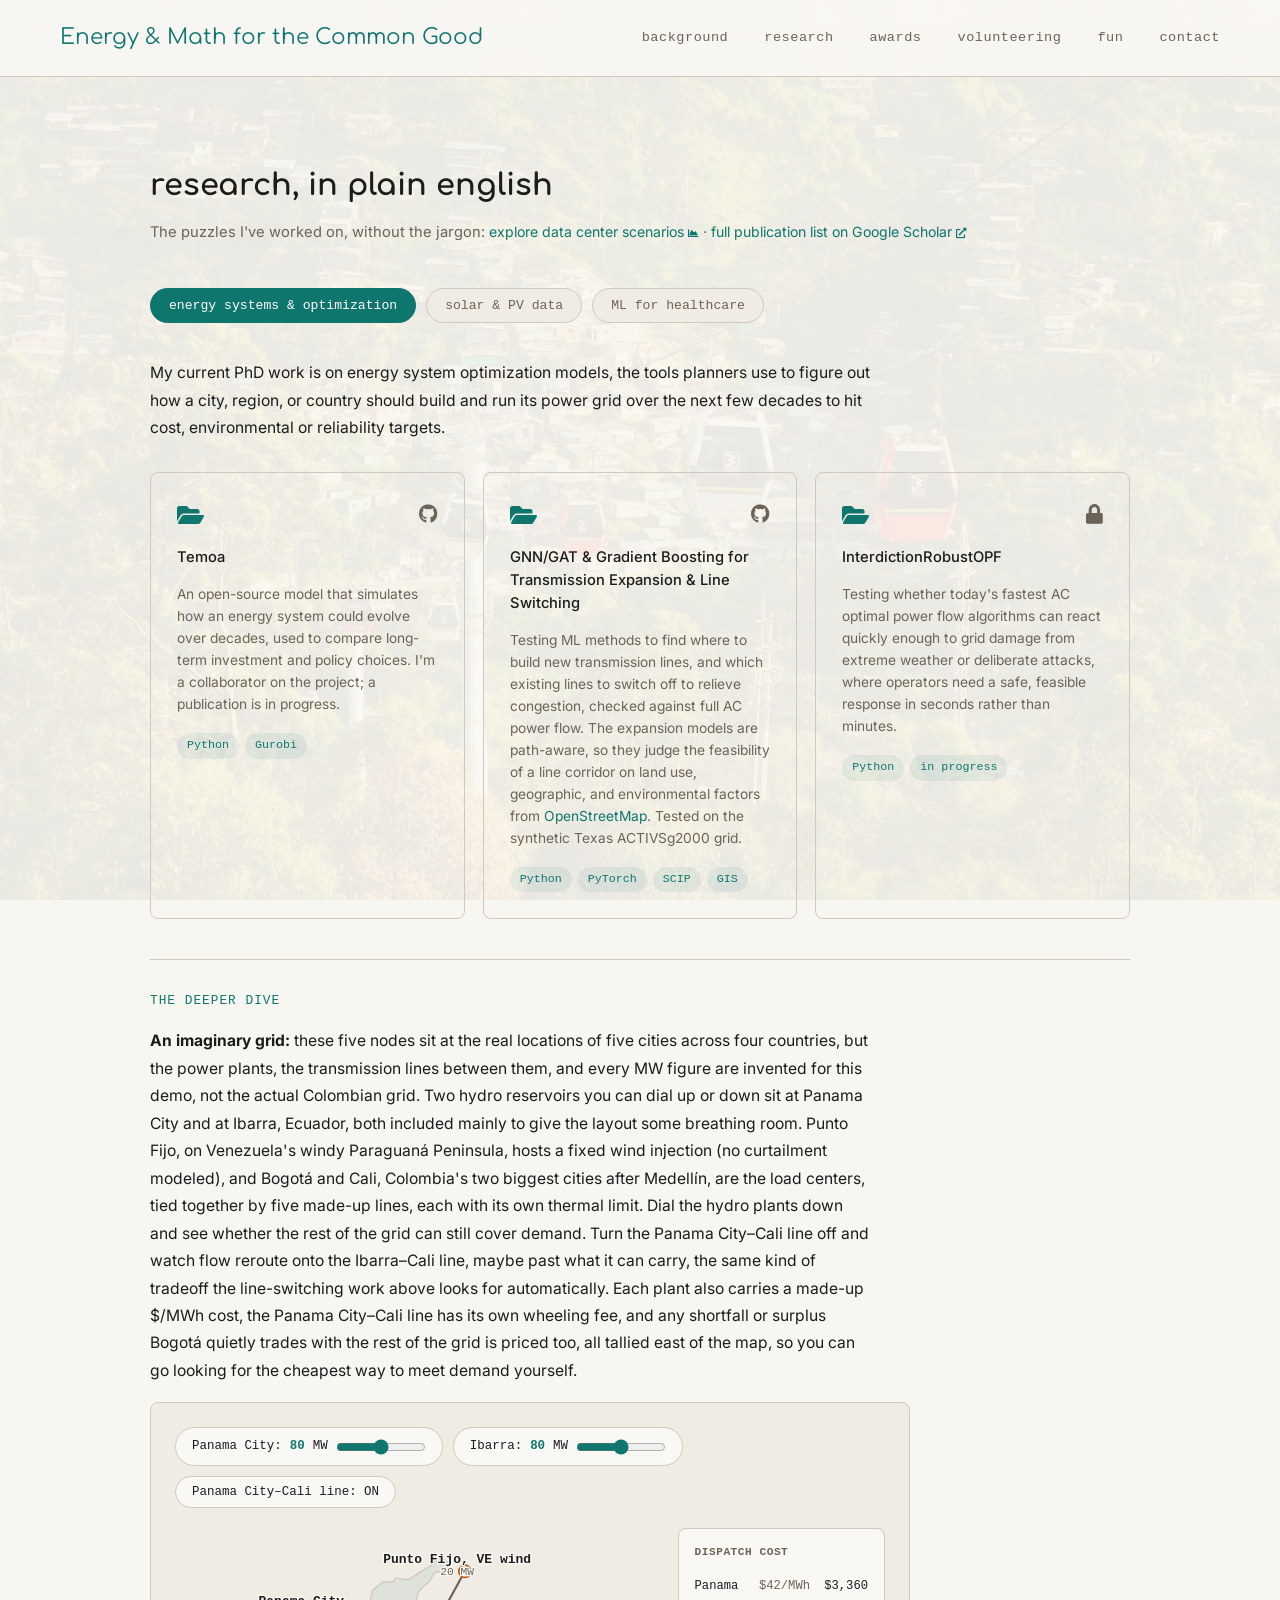
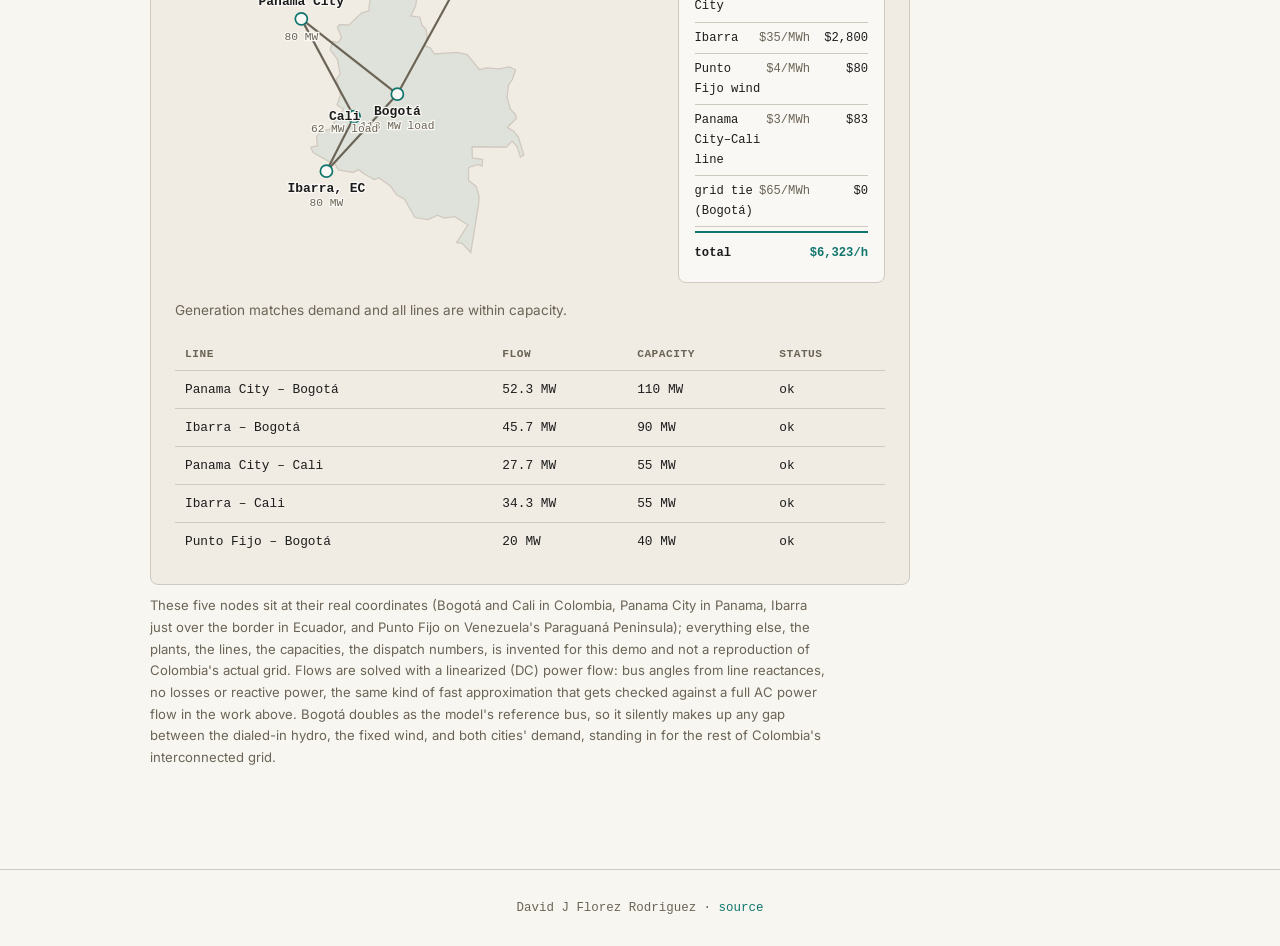
<file: research.html>
<!DOCTYPE html>
<html lang="en">
<head>
  <meta charset="UTF-8">
  <meta name="viewport" content="width=device-width, initial-scale=1.0">
  <title>Research, in plain English: David J Florez Rodriguez</title>
  <meta name="description" content="A plain-English tour of David J Florez Rodriguez's research: energy system optimization, solar/PV data tools, and machine learning for healthcare.">

  <link rel="stylesheet" href="https://cdnjs.cloudflare.com/ajax/libs/animate.css/4.1.1/animate.min.css">
  <link href="https://fonts.googleapis.com/css2?family=Comfortaa:wght@700&family=Inter:wght@300;400;500;600&display=swap" rel="stylesheet">
  <link rel="stylesheet" href="https://use.fontawesome.com/releases/v5.15.4/css/all.css">
  <link rel="stylesheet" href="index.css">
</head>
<body>

  <a href="#main-content" id="skip-link">Skip to main content</a>

  <div id="loading" aria-hidden="true"><div id="spinner"></div></div>

  <!-- Header -->
  <header id="header" class="animate__animated animate__slideInDown">
    <a id="title" href="index.html" aria-label="Site title: Energy and Math for the Common Good">Energy &amp; Math for the Common Good</a>
    <nav id="links" aria-label="Main navigation">
      <a href="index.html#background">background</a>
      <a href="index.html#research">research</a>
      <a href="index.html#awards">awards</a>
      <a href="index.html#volunteering">volunteering</a>
      <a href="index.html#fun">fun</a>
      <a href="index.html#contact">contact</a>
    </nav>
  </header>

  <main id="main-content">

    <section id="research-deep-dive" style="padding-top: 160px;">
      <div class="section-inner">
        <h2 class="section-title">research, in plain english</h2>
        <p class="section-sub">
          The puzzles I've worked on, without the jargon:
          <a href="elote.html">explore data center scenarios <i class="fas fa-chart-area" style="font-size:0.75em;"></i></a>
          &middot;
          <a href="https://scholar.google.com/citations?user=P9wD3UEAAAAJ&hl=en" target="_blank" rel="noopener">
            full publication list on Google Scholar <i class="fas fa-external-link-alt" style="font-size:0.75em;"></i>
          </a>
        </p>

        <!-- Tab buttons -->
        <div class="tabs" role="tablist" aria-label="Research areas">
          <button class="tab-btn active" data-tab="tab-energy" type="button">energy systems &amp; optimization</button>
          <button class="tab-btn" data-tab="tab-solar" type="button">solar &amp; PV data</button>
          <button class="tab-btn" data-tab="tab-health" type="button">ML for healthcare</button>
        </div>

        <!-- Energy Systems & Optimization -->
        <div class="tab-panel active" id="tab-energy">
          <p class="tab-intro">
            My current PhD work is on energy system optimization models, the tools planners use to figure out
            how a city, region, or country should build and run its power grid over the next few decades to hit cost, environmental or reliability targets.
          </p>
          <div class="cards">
            <a class="card" href="https://github.com/TemoaProject/temoa" target="_blank" rel="noopener">
              <div class="card-top">
                <i class="fas fa-folder-open card-icon"></i>
                <span class="card-link"><i class="fab fa-github"></i></span>
              </div>
              <h3>Temoa</h3>
              <p>An open-source model that simulates how an energy system could evolve over decades, used to compare long-term investment and policy choices. I'm a collaborator on the project; a publication is in progress.</p>
              <div class="card-meta"><span class="tag">Python</span><span class="tag">Gurobi</span></div>
            </a>

            <div class="card">
              <div class="card-top">
                <i class="fas fa-folder-open card-icon"></i>
                <a class="card-link" href="https://github.com/SvenNeubauer/Electrical-grid-expansion-using-AI" target="_blank" rel="noopener" aria-label="View on GitHub"><i class="fab fa-github"></i></a>
              </div>
              <h3>GNN/GAT &amp; Gradient Boosting for Transmission Expansion &amp; Line Switching</h3>
              <p>Testing ML methods to find where to build new transmission lines, and which existing lines to switch off to relieve congestion, checked against full AC power flow. The expansion models are path-aware, so they judge the feasibility of a line corridor on land use, geographic, and environmental factors from <a href="https://www.openstreetmap.org/#map=16/4.60531/-74.05566" target="_blank" rel="noopener">OpenStreetMap</a>. Tested on the synthetic Texas ACTIVSg2000 grid.</p>
              <div class="card-meta"><span class="tag">Python</span><span class="tag">PyTorch</span><span class="tag">SCIP</span><span class="tag">GIS</span></div>
            </div>

            <div class="card">
              <div class="card-top">
                <i class="fas fa-folder-open card-icon"></i>
                <span class="card-link"><i class="fas fa-lock"></i></span>
              </div>
              <h3>InterdictionRobustOPF</h3>
              <p>Testing whether today's fastest AC optimal power flow algorithms can react quickly enough to grid damage from extreme weather or deliberate attacks, where operators need a safe, feasible response in seconds rather than minutes.</p>
              <div class="card-meta"><span class="tag">Python</span><span class="tag">in progress</span></div>
            </div>
          </div>

          <div class="deep-section-title">the deeper dive</div>
          <p class="tab-intro" style="margin-bottom: 18px;">
            <strong>An imaginary grid:</strong> these five nodes sit at the real locations of five cities across four countries, but the
            power plants, the transmission lines between them, and every MW figure are invented for this demo, not the actual Colombian grid.
            Two hydro reservoirs you can dial up or down sit at Panama City and at Ibarra, Ecuador, both included mainly to give the layout
            some breathing room. Punto Fijo, on Venezuela's windy Paraguaná Peninsula, hosts a fixed wind injection (no curtailment
            modeled), and Bogotá and Cali, Colombia's two biggest cities after Medellín, are the load centers, tied together by five
            made-up lines, each with its own thermal limit. Dial the hydro plants down and see whether the rest of the grid can still
            cover demand. Turn the Panama City&ndash;Cali line off and watch flow reroute onto the Ibarra&ndash;Cali line, maybe past what
            it can carry, the same kind of tradeoff the line-switching work above looks for automatically. Each plant also carries a made-up
            $/MWh cost, the Panama City&ndash;Cali line has its own wheeling fee, and any shortfall or surplus Bogotá quietly trades with the
            rest of the grid is priced too, all tallied east of the map, so you can go looking for the cheapest way to meet demand yourself.
          </p>
          <div class="chart-wrap" id="pf-wrap">
            <div id="pf-controls">
              <label class="pf-slider" for="pf-slider-panamacity">Panama City: <output id="pf-slider-panamacity-value">80</output> MW
                <input type="range" id="pf-slider-panamacity" min="60" max="100" step="10" value="80">
              </label>
              <label class="pf-slider" for="pf-slider-ibarra">Ibarra: <output id="pf-slider-ibarra-value">80</output> MW
                <input type="range" id="pf-slider-ibarra" min="60" max="100" step="10" value="80">
              </label>
              <button type="button" class="pf-toggle" id="pf-toggle-line" aria-pressed="true">Panama City&ndash;Cali line: <span>ON</span></button>
            </div>
            <div id="pf-diagram-row">
            <svg id="pf-svg" viewBox="0 0 560 380" role="img" aria-label="Diagram of an imaginary power network over 5 real cities in Colombia, Panama, Ecuador, and Venezuela, with toggleable hydro plants and a toggleable line">
              <path id="pf-map-colombia" d="M 230.4,275.8 L 221.7,271.0 L 211.8,264.2 L 206.0,267.5 L 188.8,264.6 L 183.8,255.9 L 180.0,256.2 L 159.7,244.6 L 156.9,238.3 L 164.5,236.8 L 163.6,226.6 L 168.4,219.3 L 178.5,217.9 L 187.0,205.1 L 194.8,194.5 L 187.3,189.6 L 191.1,177.8 L 186.6,159.3 L 190.9,153.9 L 187.7,136.7 L 179.5,125.9 L 182.1,116.0 L 188.6,117.5 L 192.5,111.5 L 187.7,99.5 L 190.2,96.5 L 200.7,97.2 L 215.9,83.0 L 224.3,80.8 L 224.5,74.1 L 228.3,56.9 L 239.9,47.5 L 252.7,47.1 L 254.3,42.9 L 270.2,44.6 L 286.2,34.3 L 294.1,29.8 L 304.0,20.0 L 311.2,21.2 L 316.5,26.6 L 312.5,33.4 L 299.5,36.8 L 294.3,47.0 L 286.5,52.8 L 280.6,60.4 L 278.1,74.9 L 272.5,86.7 L 282.9,88.1 L 285.5,97.4 L 290.0,101.9 L 291.6,110.1 L 289.2,117.6 L 289.9,121.9 L 294.9,123.5 L 299.8,130.6 L 325.9,128.7 L 337.7,131.3 L 352.0,148.8 L 360.2,146.6 L 374.8,147.7 L 386.4,145.4 L 393.6,148.8 L 390.0,159.8 L 385.4,166.6 L 383.8,181.2 L 387.9,194.7 L 393.7,200.7 L 394.4,205.3 L 384.1,215.4 L 391.5,219.8 L 396.9,227.0 L 403.1,247.2 L 399.2,249.7 L 395.3,237.7 L 389.6,231.3 L 382.9,238.3 L 343.3,237.8 L 343.6,250.6 L 355.5,252.7 L 354.8,260.4 L 350.7,258.3 L 339.3,261.7 L 339.2,276.4 L 348.2,283.9 L 351.4,295.5 L 350.9,304.3 L 341.8,360.0 L 331.6,349.2 L 325.5,348.7 L 338.6,328.0 L 323.1,318.5 L 310.9,320.3 L 303.5,316.8 L 292.3,322.1 L 277.2,319.6 L 265.3,298.3 L 255.8,293.1 L 249.4,283.5 L 235.9,273.8 L 230.4,275.8 Z"></path>
              <line id="pf-line-pa-bg" x1="146" y1="90" x2="257" y2="177"></line>
              <line id="pf-line-ib-bg" x1="175" y1="266" x2="257" y2="177"></line>
              <line id="pf-line-pa-cl" x1="146" y1="90" x2="207" y2="203"></line>
              <line id="pf-line-ib-cl" x1="175" y1="266" x2="207" y2="203"></line>
              <line id="pf-line-vz-bg" x1="335" y1="35" x2="257" y2="177"></line>

              <g class="pf-node" data-node="panamacity" transform="translate(146,90)">
                <circle r="7"></circle>
                <text class="pf-node-label" y="-16">Panama City</text>
                <text class="pf-node-value" y="24"></text>
              </g>
              <g class="pf-node" data-node="ibarra" transform="translate(175,266)">
                <circle r="7"></circle>
                <text class="pf-node-label" y="24">Ibarra, EC</text>
                <text class="pf-node-value" y="40"></text>
              </g>
              <g class="pf-node pf-node-wind" data-node="puntofijo" transform="translate(335,35)">
                <circle r="7"></circle>
                <text class="pf-node-label" x="-9" y="-10" text-anchor="end">Punto Fijo, VE wind</text>
                <text class="pf-node-value" x="-9" y="4" text-anchor="end"></text>
              </g>
              <g class="pf-node" data-node="bogota" transform="translate(257,177)">
                <circle r="7"></circle>
                <text class="pf-node-label" y="24">Bogotá</text>
                <text class="pf-node-value" y="40"></text>
              </g>
              <g class="pf-node" data-node="cali" transform="translate(207,203)">
                <circle r="7"></circle>
                <text class="pf-node-label" x="-11" y="4" text-anchor="end">Cali</text>
                <text class="pf-node-value" x="-11" y="18" text-anchor="end"></text>
              </g>
            </svg>
            <div id="pf-cost-panel">
              <div class="pf-cost-title">dispatch cost</div>
              <div class="pf-cost-row"><span class="pf-cost-name">Panama City</span><span class="pf-cost-rate">$42/MWh</span><span class="pf-cost-amount" id="pf-cost-panamacity"></span></div>
              <div class="pf-cost-row"><span class="pf-cost-name">Ibarra</span><span class="pf-cost-rate">$35/MWh</span><span class="pf-cost-amount" id="pf-cost-ibarra"></span></div>
              <div class="pf-cost-row"><span class="pf-cost-name">Punto Fijo wind</span><span class="pf-cost-rate">$4/MWh</span><span class="pf-cost-amount" id="pf-cost-puntofijo"></span></div>
              <div class="pf-cost-row"><span class="pf-cost-name">Panama City&ndash;Cali line</span><span class="pf-cost-rate">$3/MWh</span><span class="pf-cost-amount" id="pf-cost-line"></span></div>
              <div class="pf-cost-row"><span class="pf-cost-name">grid tie (Bogotá)</span><span class="pf-cost-rate">$65/MWh</span><span class="pf-cost-amount" id="pf-cost-tie"></span></div>
              <div class="pf-cost-row pf-cost-total"><span class="pf-cost-name">total</span><span class="pf-cost-rate"></span><span class="pf-cost-amount" id="pf-cost-total"></span></div>
            </div>
            </div>
            <p id="pf-status" role="status"></p>
            <table id="pf-lines-table">
              <thead>
                <tr><th>line</th><th>flow</th><th>capacity</th><th>status</th></tr>
              </thead>
              <tbody>
                <tr id="pf-row-pa-bg" data-line="pa-bg"><td>Panama City &ndash; Bogotá</td><td class="pf-row-flow"></td><td class="pf-row-capacity"></td><td class="pf-row-status"></td></tr>
                <tr id="pf-row-ib-bg" data-line="ib-bg"><td>Ibarra &ndash; Bogotá</td><td class="pf-row-flow"></td><td class="pf-row-capacity"></td><td class="pf-row-status"></td></tr>
                <tr id="pf-row-pa-cl" data-line="pa-cl"><td>Panama City &ndash; Cali</td><td class="pf-row-flow"></td><td class="pf-row-capacity"></td><td class="pf-row-status"></td></tr>
                <tr id="pf-row-ib-cl" data-line="ib-cl"><td>Ibarra &ndash; Cali</td><td class="pf-row-flow"></td><td class="pf-row-capacity"></td><td class="pf-row-status"></td></tr>
                <tr id="pf-row-vz-bg" data-line="vz-bg"><td>Punto Fijo &ndash; Bogotá</td><td class="pf-row-flow"></td><td class="pf-row-capacity"></td><td class="pf-row-status"></td></tr>
              </tbody>
            </table>
          </div>
          <p class="chart-caption">
            These five nodes sit at their real coordinates (Bogotá and Cali in Colombia, Panama City in Panama, Ibarra just over the border
            in Ecuador, and Punto Fijo on Venezuela's Paraguaná Peninsula); everything else, the plants, the lines, the capacities, the
            dispatch numbers, is invented for this demo and not a reproduction of Colombia's actual grid.
            Flows are solved with a linearized (DC) power flow: bus angles from line reactances, no losses or reactive power, the same kind
            of fast approximation that gets checked against a full AC power flow in the work above. Bogotá doubles as the model's reference
            bus, so it silently makes up any gap between the dialed-in hydro, the fixed wind, and both cities' demand, standing in for the
            rest of Colombia's interconnected grid.
          </p>
        </div>

        <!-- Solar & PV Data -->
        <div class="tab-panel" id="tab-solar">
          <p class="tab-intro">
            Before my PhD, I worked on making solar panel data more useful: panels generate messy, unlabeled power
            readings, and small problems like shade from a nearby tree, clouds, accumulated dust, or circuitry problems can cut how much energy they
            produce. Each of these losses has different impacts, so we can diagnose them from just looking at the power generated by the panel. 
            This work builds tools to catch and quantify those losses automatically.
          </p>
          <div class="cards">
            <a class="card" href="https://scholar.google.com/citations?user=P9wD3UEAAAAJ&hl=en" target="_blank" rel="noopener">
              <div class="card-year">2022</div>
              <h3>Solar panel power simulation for shade detection</h3>
              <p>Helped build a simulator and dataset that predicts how much power a shaded solar panel loses, so utilities can spot shading problems without needing labeled data.</p>
              <div class="card-meta"><i class="fas fa-check-circle"></i>&nbsp;published</div>
            </a>
            <a class="card" href="https://scholar.google.com/citations?user=P9wD3UEAAAAJ&hl=en" target="_blank" rel="noopener">
              <div class="card-year">2022</div>
              <h3>Estimation of shade losses in unlabeled PV data</h3>
              <p>Contributed to a method to estimate how much energy solar panels lose to shade using only their raw power output, no extra sensors or labels required.</p>
              <div class="card-meta"><i class="fas fa-check-circle"></i>&nbsp;published</div>
            </a>
            <a class="card" href="https://scholar.google.com/citations?user=P9wD3UEAAAAJ&hl=en" target="_blank" rel="noopener">
              <div class="card-year">2025</div>
              <h3>Solar Data Tools</h3>
              <p>Contributed to an open-source Python toolkit that automatically cleans and analyzes messy, unlabeled solar panel data at scale. I accidentally helped make it accessible to various operating systems because the Apple Mac OS written code kept crashing on my old Windows :D.</p>
              <div class="card-meta"><i class="fas fa-check-circle"></i>&nbsp;published</div>
            </a>
            <a class="card" href="https://scholar.google.com/citations?user=P9wD3UEAAAAJ&hl=en" target="_blank" rel="noopener">
              <div class="card-year">2021</div>
              <h3>solar-data-tools (SLAC report)</h3>
              <p>The technical report documenting that same toolkit's methods, written by and for SLAC National Accelerator Laboratory.</p>
              <div class="card-meta"><i class="fas fa-check-circle"></i>&nbsp;published</div>
            </a>
          </div>

          <div class="deep-section-title">the deeper dive</div>
          <p class="tab-intro" style="margin-bottom: 18px;">
            A single panel's power output over a day already tells you a lot. A clean signal traces a smooth arc as
            the sun rises and sets. Soiling (dust, pollen, grime) quietly shaves that whole arc down. A passing cloud
            instead carves a sharp dip at one moment, then recovers. Separating those two signatures from raw power
            data, without needing a label telling you which is which, is the core problem this line of work solves.
          </p>
          <div class="chart-wrap">
            <canvas id="pv-signal-chart" height="320" role="img" aria-label="Line chart comparing a clear-day solar power signal, a soiled-panel signal, and a signal with a cloud passing at midday"></canvas>
          </div>
          <p class="chart-caption">Modeled from a clear-sky irradiance curve (pvlib, Austin TX, Jun 21), not a measured panel, with the cloud, soiling, and obstruction effects layered on top to show the signal shapes this work learns to tell apart.</p>
        </div>

        <!-- ML for Healthcare / Healthcare Education-->
        <div class="tab-panel" id="tab-health">
          <p class="tab-intro">
            I've also worked on applying machine learning to healthcare problems, both building models for
            clinical data and helping design programs that bring more students into healthcare research. I wrote about how the Stanford Data Ocean helped thousands of people access quality healthcare and biostatistics education for free <a href="https://communities.springernature.com/posts/omics-clouds-ahead-healthcare-research-education" target="_blank" rel="noopener">here</a>.
          </p>
          <div class="cards">
            <a class="card" href="https://scholar.google.com/citations?user=P9wD3UEAAAAJ&hl=en" target="_blank" rel="noopener">
              <div class="card-year">2022</div>
              <h3>Development and validation of a machine learning system to identify reflux events</h3>
              <p>Trained a machine learning model to automatically flag acid reflux events in 24-hour esophageal monitoring data, cutting down hours of manual review by doctors. We tried deep neural nets, LSTMs, and even some Fourier analysis methods. Transformers resulted the best overall.  </p>
              <div class="card-meta"><i class="fas fa-check-circle"></i>&nbsp;published</div>
            </a>
            <a class="card" href="https://scholar.google.com/citations?user=P9wD3UEAAAAJ&hl=en" target="_blank" rel="noopener">
              <div class="card-year">2024</div>
              <h3>Achieving Inclusive Healthcare through Integrating Education and Research with AI and Personalized Curricula</h3>
              <p>Co-authored a paper on building AI and research training programs that bring underrepresented students into healthcare research. The Stanford Data Ocean program has provided programming and healthcare data analytics education to thousands of students free of charge in nearly 100 countries. It starts from the foundations of coding and statistics to virtual laboratories building on published research around wearables and other impressive applications combining careful data analysis and healthcare.</p>
              <div class="card-meta"><i class="fas fa-check-circle"></i>&nbsp;published</div>
            </a>
          </div>

          <div class="deep-section-title">the deeper dive</div>
          <div class="construction-note">🚧 In construction: a walkthrough of these projects is coming soon.</div>
        </div>

      </div>
    </section>

  </main>

  <footer id="footer">
    David J Florez Rodriguez &middot;
    <a href="https://github.com/DavidLikesLearning/davidlikeslearning.github.io" target="_blank" rel="noopener">source</a>
  </footer>

  <script src="https://code.jquery.com/jquery-3.7.1.min.js"
          integrity="sha256-/JqT3SQfawRcv/BIHPThkBvs0OEvtFFmqPF/lYI/Cxo=" crossorigin="anonymous"></script>
  <script src="vendor-chart.min.js"></script>
  <script src="index.js"></script>
  <script>
    (function () {
      const canvas = document.getElementById('pv-signal-chart');
      if (!canvas || typeof Chart === 'undefined') return;

      fetch('pv-signals.json')
        .then(function (r) { return r.json(); })
        .then(function (d) {
          new Chart(canvas.getContext('2d'), {
            type: 'line',
            data: {
              labels: d.labels,
              datasets: [
                { label: 'clear day', data: d.clear, borderColor: '#0f766e', backgroundColor: 'transparent', borderWidth: 2.5, pointRadius: 0, tension: 0.25 },
                { label: 'cloud cover (noisy losses)', data: d.cloudy, borderColor: '#6b6456', backgroundColor: 'transparent', borderWidth: 1.75, pointRadius: 0, tension: 0.15 },
                { label: 'opaque object (brief sharp drop)', data: d.opaque, borderColor: '#b91c1c', backgroundColor: 'transparent', borderWidth: 2, pointRadius: 0, tension: 0 },
                { label: 'soiling (uniformly lower)', data: d.soiled, borderColor: '#b45309', backgroundColor: 'transparent', borderWidth: 2, borderDash: [5, 3], pointRadius: 0, tension: 0.25 }
              ]
            },
            options: {
              responsive: true,
              interaction: { mode: 'index', intersect: false },
              plugins: {
                legend: { position: 'bottom', labels: { color: '#1c1c1c', font: { family: 'Inter' } } }
              },
              scales: {
                x: { ticks: { maxTicksLimit: 9, color: '#6b6456' }, grid: { display: false } },
                y: { title: { display: true, text: 'relative power output', color: '#6b6456' }, ticks: { color: '#6b6456' }, grid: { color: '#d0c9bf' } }
              }
            }
          });
        })
        .catch(function () { /* data file unavailable; leave chart area empty */ });
    })();
  </script>
  <script>
    (function () {
      const svg = document.getElementById('pf-svg');
      if (!svg) return;

      const nodes = {
        panamacity:    { name: 'Panama City', type: 'hydro' },
        ibarra:        { name: 'Ibarra', type: 'hydro' },
        puntofijo: { name: 'Punto Fijo wind', type: 'wind', fixedOutput: 20 },
        bogota:       { name: 'Bogotá', type: 'load', load: 118, isReference: true },
        cali:     { name: 'Cali', type: 'load', load: 62 }
      };
      const edges = [
        { id: 'pa-bg', from: 'panamacity',    to: 'bogota',   x: 0.04, capacity: 110, toggleable: false },
        { id: 'ib-bg', from: 'ibarra',        to: 'bogota',   x: 0.05, capacity: 90,  toggleable: false },
        { id: 'pa-cl', from: 'panamacity',    to: 'cali', x: 0.08, capacity: 55,  toggleable: true },
        { id: 'ib-cl', from: 'ibarra',        to: 'cali', x: 0.07, capacity: 55,  toggleable: false },
        { id: 'vz-bg', from: 'puntofijo', to: 'bogota',   x: 0.10, capacity: 40,  toggleable: false }
      ];
      const state = { panamacityOutput: 80, ibarraOutput: 80, 'pa-clOnline': true };

      // Illustrative $/MWh costs, used only to let readers explore dispatch cost minimization.
      const GEN_COST = { panamacity: 42, ibarra: 35, puntofijo: 4 };
      const LINE_COST = { 'pa-cl': 3 };
      const GRID_TIE_COST = 65;

      // Gaussian elimination with partial pivoting, solves A * x = b
      function solveLinear(A, b) {
        const n = b.length;
        const M = A.map(function (row, i) { return row.concat([b[i]]); });
        for (let col = 0; col < n; col++) {
          let piv = col;
          for (let r = col + 1; r < n; r++) {
            if (Math.abs(M[r][col]) > Math.abs(M[piv][col])) piv = r;
          }
          const tmp = M[col]; M[col] = M[piv]; M[piv] = tmp;
          if (Math.abs(M[col][col]) < 1e-9) continue;
          for (let r = 0; r < n; r++) {
            if (r === col) continue;
            const factor = M[r][col] / M[col][col];
            for (let c = col; c <= n; c++) M[r][c] -= factor * M[col][c];
          }
        }
        return M.map(function (row, i) { return row[n] / (row[i] || 1); });
      }

      function compute() {
        const busIds = Object.keys(nodes);
        const windOut = nodes.puntofijo.fixedOutput;

        const grossGen = {
          panamacity: state.panamacityOutput,
          ibarra: state.ibarraOutput,
          puntofijo: windOut,
          bogota: 0,
          cali: 0
        };

        const netInjection = {};
        busIds.forEach(function (id) {
          netInjection[id] = (grossGen[id] || 0) - (nodes[id].load || 0);
        });

        const refId = busIds.filter(function (id) { return nodes[id].isReference; })[0];
        const unknownIds = busIds.filter(function (id) { return id !== refId; });
        const activeEdges = edges.filter(function (e) { return !e.toggleable || state[e.id + 'Online']; });

        // Bogotá (the reference bus) is excluded from the balance equations below,
        // so it implicitly absorbs whatever the other four buses don't, standing in
        // for a tie to the rest of the interconnected grid.
        const balance = (state.panamacityOutput + state.ibarraOutput + windOut) - (nodes.bogota.load + nodes.cali.load);

        const n = unknownIds.length;
        const B = [];
        for (let i = 0; i < n; i++) B.push(new Array(n).fill(0));
        const P = unknownIds.map(function (id) { return netInjection[id]; });

        activeEdges.forEach(function (e) {
          const w = 1 / e.x;
          const i = unknownIds.indexOf(e.from);
          const j = unknownIds.indexOf(e.to);
          if (i >= 0) B[i][i] += w;
          if (j >= 0) B[j][j] += w;
          if (i >= 0 && j >= 0) { B[i][j] -= w; B[j][i] -= w; }
        });

        const thetaVals = solveLinear(B, P);
        const theta = {};
        unknownIds.forEach(function (id, k) { theta[id] = thetaVals[k]; });
        theta[refId] = 0;

        const flows = edges.map(function (e) {
          const online = !e.toggleable || state[e.id + 'Online'];
          if (!online) return { id: e.id, from: e.from, to: e.to, capacity: e.capacity, online: false, flow: 0, overloaded: false };
          const w = 1 / e.x;
          const f = (theta[e.from] - theta[e.to]) * w;
          return { id: e.id, from: e.from, to: e.to, capacity: e.capacity, online: true, flow: f, overloaded: Math.abs(f) > e.capacity };
        });

        const lineFlow = flows.filter(function (f) { return f.id === 'pa-cl'; })[0];
        const cost = {
          panamacity: grossGen.panamacity * GEN_COST.panamacity,
          ibarra: grossGen.ibarra * GEN_COST.ibarra,
          puntofijo: grossGen.puntofijo * GEN_COST.puntofijo,
          line: Math.abs(lineFlow.flow) * LINE_COST['pa-cl'],
          tie: Math.abs(balance) * GRID_TIE_COST
        };
        cost.total = cost.panamacity + cost.ibarra + cost.puntofijo + cost.line + cost.tie;

        return { grossGen: grossGen, netInjection: netInjection, flows: flows, balance: balance, cost: cost };
      }

      function fmt(n) { return (Math.round(n * 10) / 10).toString(); }
      function fmtUsd(n) { return '$' + Math.round(n).toLocaleString(); }

      function render() {
        const result = compute();
        const statusEl = document.getElementById('pf-status');

        Object.keys(nodes).forEach(function (id) {
          const g = svg.querySelector('.pf-node[data-node="' + id + '"]');
          if (!g) return;
          const valueEl = g.querySelector('.pf-node-value');
          const net = result.netInjection[id];
          if (nodes[id].type === 'load') {
            valueEl.textContent = fmt(-net) + ' MW load';
          } else {
            valueEl.textContent = fmt(result.grossGen[id]) + ' MW';
          }
        });

        edges.forEach(function (e) {
          const lineEl = document.getElementById('pf-line-' + e.id);
          const row = document.getElementById('pf-row-' + e.id);
          if (!lineEl) return;
          const online = !e.toggleable || state[e.id + 'Online'];
          const edgeResult = result.flows.filter(function (f) { return f.id === e.id; })[0];
          const overloaded = !!(edgeResult && edgeResult.overloaded);
          lineEl.classList.toggle('pf-offline', !online);
          lineEl.classList.toggle('pf-overloaded', overloaded);
          if (row) {
            row.classList.toggle('pf-row-offline', !online);
            row.classList.toggle('pf-row-overloaded', overloaded);
            row.querySelector('.pf-row-flow').textContent = online ? fmt(Math.abs(edgeResult.flow)) + ' MW' : '–';
            row.querySelector('.pf-row-capacity').textContent = e.capacity + ' MW';
            row.querySelector('.pf-row-status').textContent = !online ? 'line off' : (overloaded ? 'overloaded' : 'ok');
          }
        });

        const overloaded = result.flows.filter(function (f) { return f.overloaded; });
        const messages = [];
        if (Math.abs(result.balance) > 0.05) {
          messages.push(
            (result.balance > 0 ? 'Generation is running ' + fmt(result.balance) + ' MW over demand, exported ' : 'Generation is running ' + fmt(-result.balance) + ' MW short of demand, imported ') +
            'through Bogotá’s tie to the rest of the grid.'
          );
        }
        if (overloaded.length) {
          messages.push('Congested: the ' + overloaded.map(function (f) {
            return nodes[f.from].name + '–' + nodes[f.to].name;
          }).join(', ') + ' line is carrying more than its rated capacity.');
        }
        if (messages.length) {
          statusEl.textContent = messages.join(' ');
          statusEl.classList.add('pf-warning');
        } else {
          statusEl.textContent = 'Generation matches demand and all lines are within capacity.';
          statusEl.classList.remove('pf-warning');
        }

        document.getElementById('pf-cost-panamacity').textContent = fmtUsd(result.cost.panamacity);
        document.getElementById('pf-cost-ibarra').textContent = fmtUsd(result.cost.ibarra);
        document.getElementById('pf-cost-puntofijo').textContent = fmtUsd(result.cost.puntofijo);
        document.getElementById('pf-cost-line').textContent = fmtUsd(result.cost.line);
        document.getElementById('pf-cost-tie').textContent = fmtUsd(result.cost.tie);
        document.getElementById('pf-cost-total').textContent = fmtUsd(result.cost.total) + '/h';
      }

      function wireSlider(sliderId, key) {
        const slider = document.getElementById(sliderId);
        const valueEl = document.getElementById(sliderId + '-value');
        if (!slider) return;
        slider.addEventListener('input', function () {
          state[key] = parseInt(slider.value, 10);
          if (valueEl) valueEl.textContent = slider.value;
          render();
        });
      }
      wireSlider('pf-slider-panamacity', 'panamacityOutput');
      wireSlider('pf-slider-ibarra', 'ibarraOutput');

      function wireToggle(btnId, onToggle) {
        const btn = document.getElementById(btnId);
        if (!btn) return;
        btn.addEventListener('click', function () {
          onToggle(btn);
          render();
        });
      }

      wireToggle('pf-toggle-line', function (btn) {
        state['pa-clOnline'] = !state['pa-clOnline'];
        btn.setAttribute('aria-pressed', state['pa-clOnline']);
        btn.querySelector('span').textContent = state['pa-clOnline'] ? 'ON' : 'OFF';
      });

      render();
    })();
  </script>
</body>
</html>
</file>
<file: index.css>
/* ── Variables ───────────────────────────────── */
:root {
  --bg:         #faf8f4;
  --surface:    #f0ebe3;
  --border:     #d0c9bf;
  --text:       #1c1c1c;
  --muted:      #6b6456;
  --accent:     #0f766e;
  --accent-bg:  rgba(15, 118, 110, 0.08);
  --mono:       'Courier New', monospace;
  --sans:       'Inter', sans-serif;
  --display:    'Comfortaa', cursive;
  --radius:     8px;
  --ease:       0.25s ease;
}

/* ── Reset ───────────────────────────────────── */
*, *::before, *::after { box-sizing: border-box; margin: 0; padding: 0; }
html { scroll-behavior: smooth; }
body {
  background-color: #d4ddd8;
  background-image: url('1139623-cable-881759.jpg');
  background-attachment: fixed;
  background-size: cover;
  background-position: center;
  color: var(--text);
  font-family: var(--sans);
  font-weight: 400;
  line-height: 1.65;
  -webkit-font-smoothing: antialiased;
}
a { color: var(--accent); text-decoration: none; transition: opacity var(--ease); }
a:hover { opacity: 0.7; }

/* ── Loading ─────────────────────────────────── */
#loading {
  position: fixed;
  inset: 0;
  background: #faf8f4;
  display: flex;
  align-items: center;
  justify-content: center;
  z-index: 1000;
  transition: opacity 0.5s ease, visibility 0.5s ease;
}
#loading.hidden { opacity: 0; visibility: hidden; }

#spinner {
  width: 38px;
  height: 38px;
  border: 2px solid var(--border);
  border-top-color: var(--accent);
  border-radius: 50%;
  animation: spin 0.75s linear infinite;
}
@keyframes spin { to { transform: rotate(360deg); } }

/* ── Header ──────────────────────────────────── */
#header {
  position: fixed;
  top: 0; left: 0; right: 0;
  display: flex;
  align-items: center;
  justify-content: space-between;
  padding: 20px 60px;
  background: rgba(250, 248, 244, 0.88);
  backdrop-filter: blur(12px);
  border-bottom: 1px solid var(--border);
  z-index: 100;
  animation-fill-mode: both;
  animation-delay: 1.5s;
}

#title {
  font-family: var(--display);
  font-size: 1.35rem;
  color: var(--accent);
}

#links {
  display: flex;
  gap: 36px;
}
#links a {
  font-family: var(--mono);
  font-size: 0.85rem;
  color: var(--muted);
  letter-spacing: 0.5px;
  transition: color var(--ease);
}
#links a:hover { color: var(--accent); opacity: 1; }

/* ── Hero ────────────────────────────────────── */
#hero {
  min-height: 100vh;
  display: flex;
  align-items: center;
  padding: 120px 60px 80px;
  position: relative;
}
#hero::before {
  content: '';
  position: absolute;
  inset: 0;
  background: rgba(250, 248, 244, 0.60);
  pointer-events: none;
}
#hero > * { position: relative; z-index: 1; }
#hero-content {
  max-width: 1100px;
  margin: 0 auto;
  width: 100%;
  animation-fill-mode: both;
  animation-delay: 1.7s;
}

#greeting {
  font-family: var(--display);
  font-size: clamp(2rem, 5vw, 3.4rem);
  color: var(--text);
  line-height: 1.2;
  margin-bottom: 14px;
}

#hero-sub1,
#hero-sub2 {
  font-size: 0.95rem;
  color: var(--text);
  letter-spacing: 0.2px;
  display: inline-block;
  background: rgba(250, 248, 244, 0.82);
  backdrop-filter: blur(4px);
  padding: 3px 10px;
  border-radius: 4px;
}

#hero-sub1 { margin-bottom: 6px; }
#hero-sub2 { margin-bottom: 40px; }

#hero-links {
  display: flex;
  flex-wrap: wrap;
  gap: 12px;
}

/* ── Buttons ─────────────────────────────────── */
.btn-primary,
.btn-secondary {
  display: inline-flex;
  align-items: center;
  gap: 8px;
  padding: 10px 20px;
  border-radius: var(--radius);
  font-family: var(--mono);
  font-size: 0.83rem;
  letter-spacing: 0.3px;
  transition: all var(--ease);
  cursor: pointer;
  white-space: nowrap;
}

.btn-primary {
  background: var(--accent);
  color: #fff;
  font-weight: 700;
}
.btn-primary:hover {
  background: transparent;
  color: var(--accent);
  box-shadow: inset 0 0 0 1px var(--accent);
  opacity: 1;
}

.btn-secondary {
  color: var(--text);
  background: rgba(250, 248, 244, 0.75);
  box-shadow: inset 0 0 0 1.5px var(--muted);
  backdrop-filter: blur(4px);
}
.btn-secondary:hover {
  color: var(--accent);
  background: rgba(250, 248, 244, 0.92);
  box-shadow: inset 0 0 0 1.5px var(--accent);
  opacity: 1;
}

/* ── Sections ────────────────────────────────── */
section { padding: 100px 0; background: rgba(250, 248, 244, 0.93); }
.section-inner {
  max-width: 1100px;
  margin: 0 auto;
  padding: 0 60px;
}

.section-title {
  font-family: var(--display);
  font-size: 1.9rem;
  color: var(--text);
  margin-bottom: 10px;
}

.section-sub {
  font-size: 0.92rem;
  color: var(--muted);
  margin-bottom: 44px;
}
.section-sub a { font-size: 0.88rem; }

#research, #volunteering, #awards { background: rgba(240, 235, 227, 0.93); }
#background { background: rgba(250, 248, 244, 0.96); }
#hero { background: transparent; }

/* ── Cards ───────────────────────────────────── */
.cards {
  display: grid;
  grid-template-columns: repeat(auto-fill, minmax(290px, 1fr));
  gap: 18px;
}

.card {
  display: block;
  border: 1px solid var(--border);
  border-radius: var(--radius);
  padding: 26px;
  transition: border-color var(--ease), transform var(--ease);
  color: inherit;
  text-decoration: none;
}
.card:hover {
  border-color: var(--accent);
  transform: translateY(-4px);
  opacity: 1;
}

#research .card, #awards .card  { background: #faf8f4; }
#projects .card, #volunteering .card { background: #f0ebe3; }

.card h3 {
  font-size: 0.92rem;
  color: var(--text);
  font-weight: 500;
  line-height: 1.55;
  margin-bottom: 14px;
}

.card-year {
  font-family: var(--mono);
  font-size: 0.75rem;
  color: var(--accent);
  letter-spacing: 1.5px;
  margin-bottom: 10px;
}

.card-meta {
  font-size: 0.8rem;
  color: var(--muted);
  display: flex;
  align-items: center;
  flex-wrap: wrap;
  gap: 6px;
}

/* project card */
.card-top {
  display: flex;
  justify-content: space-between;
  align-items: center;
  margin-bottom: 16px;
}
.card-icon { font-size: 1.5rem; color: var(--accent); }
.card-link {
  font-size: 1.2rem;
  color: var(--muted);
  transition: color var(--ease);
}
.card-link:hover { color: var(--accent); opacity: 1; }

.card p {
  font-size: 0.86rem;
  color: var(--muted);
  line-height: 1.6;
  margin-bottom: 18px;
}

.tag {
  font-family: var(--mono);
  font-size: 0.73rem;
  color: var(--accent);
  background: var(--accent-bg);
  padding: 3px 10px;
  border-radius: 20px;
}

/* ── Background / Bio ────────────────────────── */
#bio {
  max-width: 640px;
}
#bio p {
  font-size: 1.05rem;
  color: var(--text);
  line-height: 1.85;
  margin-bottom: 1.2em;
}
#bio p:last-child { margin-bottom: 0; }

/* ── Awards ──────────────────────────────────── */
.award-grid {
  display: grid;
  grid-template-columns: repeat(auto-fill, minmax(260px, 1fr));
  gap: 14px;
}

.award-item {
  display: flex;
  align-items: baseline;
  gap: 14px;
  padding: 18px 22px;
  border: 1px solid var(--border);
  border-radius: var(--radius);
  background: var(--surface);
}

.award-year {
  font-family: var(--mono);
  font-size: 0.78rem;
  color: var(--accent);
  letter-spacing: 1px;
  flex-shrink: 0;
}

.award-name {
  font-size: 0.9rem;
  color: var(--text);
  line-height: 1.4;
}

/* ── Contact ─────────────────────────────────── */
#contact { text-align: center; }
.email-btn { margin: 0 auto 40px; font-size: 0.95rem; padding: 13px 26px; }

#social-links {
  display: flex;
  justify-content: center;
  gap: 30px;
  margin-top: 8px;
}
#social-links a {
  font-size: 1.35rem;
  color: var(--muted);
  transition: color var(--ease);
}
#social-links a:hover { color: var(--accent); opacity: 1; }

/* ── Footer ──────────────────────────────────── */
#footer {
  text-align: center;
  padding: 28px 20px;
  font-family: var(--mono);
  font-size: 0.78rem;
  color: var(--muted);
  border-top: 1px solid var(--border);
  background: rgba(250, 248, 244, 0.93);
}

/* ── Skip link ───────────────────────────────── */
#skip-link {
  position: absolute;
  top: -100px;
  left: 16px;
  padding: 10px 18px;
  background: var(--accent);
  color: #fff;
  font-family: var(--mono);
  font-size: 0.85rem;
  border-radius: var(--radius);
  z-index: 9999;
  transition: top 0.2s;
}
#skip-link:focus { top: 16px; }

/* ── Focus styles ────────────────────────────── */
:focus-visible {
  outline: 2px solid var(--accent);
  outline-offset: 3px;
  border-radius: 3px;
}
/* Cards are <a> tags, give them a clear focus ring too */
.card:focus-visible { outline-offset: 2px; }

/* ── Reduced motion ──────────────────────────── */
@media (prefers-reduced-motion: reduce) {
  *, *::before, *::after {
    animation-duration: 0.01ms !important;
    animation-iteration-count: 1 !important;
    transition-duration: 0.01ms !important;
    scroll-behavior: auto !important;
  }
}

/* ── Tabs (research deep-dive page) ─────────────── */
.tabs {
  display: flex;
  flex-wrap: wrap;
  gap: 10px;
  margin-bottom: 36px;
}

.tab-btn {
  font-family: var(--mono);
  font-size: 0.82rem;
  color: var(--muted);
  background: var(--surface);
  border: 1px solid var(--border);
  border-radius: 20px;
  padding: 9px 18px;
  cursor: pointer;
  transition: all var(--ease);
}
.tab-btn:hover { color: var(--accent); border-color: var(--accent); }
.tab-btn.active {
  background: var(--accent);
  color: #fff;
  border-color: var(--accent);
}

.tab-panel { display: none; }
.tab-panel.active { display: block; }

.tab-intro {
  font-size: 0.98rem;
  color: var(--text);
  line-height: 1.75;
  max-width: 720px;
  margin-bottom: 30px;
}

.learn-more-btn { margin-top: 22px; }

/* ── Deep-dive extras (research.html) ───────────── */
.deep-section-title {
  font-family: var(--mono);
  font-size: 0.8rem;
  color: var(--accent);
  letter-spacing: 1px;
  text-transform: uppercase;
  margin: 40px 0 16px;
  padding-top: 30px;
  border-top: 1px solid var(--border);
}

.construction-note {
  font-size: 0.9rem;
  color: var(--muted);
  font-style: italic;
  padding: 18px 22px;
  border: 1px dashed var(--border);
  border-radius: var(--radius);
  max-width: 480px;
}

.chart-caption {
  font-size: 0.82rem;
  color: var(--muted);
  margin-top: 10px;
  max-width: 680px;
}

.chart-wrap {
  max-width: 760px;
  background: var(--surface);
  border: 1px solid var(--border);
  border-radius: var(--radius);
  padding: 24px;
}

/* ── Power-flow diagram (research.html) ─────────── */
#pf-controls {
  display: flex;
  flex-wrap: wrap;
  gap: 10px;
  margin-bottom: 20px;
}

.pf-toggle {
  font-family: var(--mono);
  font-size: 0.78rem;
  color: var(--text);
  background: #faf8f4;
  border: 1px solid var(--border);
  border-radius: 20px;
  padding: 8px 16px;
  cursor: pointer;
  transition: all var(--ease);
}
.pf-toggle:hover { border-color: var(--accent); color: var(--accent); }
.pf-toggle[aria-pressed="false"] {
  opacity: 0.6;
  text-decoration: line-through;
}

.pf-slider {
  display: flex;
  align-items: center;
  gap: 8px;
  font-family: var(--mono);
  font-size: 0.78rem;
  color: var(--text);
  background: #faf8f4;
  border: 1px solid var(--border);
  border-radius: 20px;
  padding: 8px 16px;
}
.pf-slider output { color: var(--accent); font-weight: 700; }
.pf-slider input[type="range"] {
  accent-color: var(--accent);
  width: 90px;
  cursor: pointer;
}

#pf-diagram-row {
  display: flex;
  flex-wrap: wrap;
  gap: 18px;
  align-items: center;
}

#pf-svg {
  width: 100%;
  height: auto;
  max-width: 560px;
  display: block;
  margin: 0 auto;
  flex: 1 1 320px;
  min-width: 280px;
}

#pf-cost-panel {
  flex: 0 0 200px;
  background: #faf8f4;
  border: 1px solid var(--border);
  border-radius: var(--radius);
  padding: 14px 16px;
  font-family: var(--mono);
  font-size: 0.76rem;
}
.pf-cost-title {
  font-size: 0.7rem;
  text-transform: uppercase;
  letter-spacing: 0.5px;
  color: var(--muted);
  font-weight: 700;
  margin-bottom: 10px;
}
.pf-cost-row {
  display: flex;
  justify-content: space-between;
  gap: 6px;
  padding: 5px 0;
  border-bottom: 1px solid var(--border);
}
.pf-cost-row:last-child { border-bottom: none; }
.pf-cost-name { color: var(--text); flex: 1 1 auto; }
.pf-cost-rate { color: var(--muted); white-space: nowrap; }
.pf-cost-amount { color: var(--text); white-space: nowrap; text-align: right; min-width: 52px; }
.pf-cost-total { margin-top: 4px; padding-top: 10px; border-top: 2px solid var(--accent); font-weight: 700; }
.pf-cost-total .pf-cost-amount { color: var(--accent); }

#pf-map-colombia {
  fill: var(--accent-bg);
  stroke: var(--border);
  stroke-width: 1.5;
}

#pf-svg line {
  stroke: var(--muted);
  stroke-width: 2.5;
  transition: stroke var(--ease), stroke-width var(--ease);
}
#pf-svg line.pf-overloaded { stroke: #b91c1c; stroke-width: 4; }
#pf-svg line.pf-offline { stroke: var(--border); stroke-dasharray: 5, 4; }

.pf-node circle {
  fill: #faf8f4;
  stroke: var(--accent);
  stroke-width: 2;
  transition: all var(--ease);
}
.pf-node-wind circle { stroke: #b45309; }

.pf-node-label {
  font-family: var(--mono);
  font-size: 15px;
  font-weight: 700;
  fill: var(--text);
  text-anchor: middle;
  paint-order: stroke;
  stroke: #faf8f4;
  stroke-width: 3px;
}
.pf-node-value {
  font-family: var(--mono);
  font-size: 13px;
  fill: var(--muted);
  text-anchor: middle;
  paint-order: stroke;
  stroke: #faf8f4;
  stroke-width: 3px;
}

#pf-status {
  margin-top: 16px;
  font-size: 0.85rem;
  color: var(--muted);
}
#pf-status.pf-warning { color: #b91c1c; font-weight: 600; }

#pf-lines-table {
  width: 100%;
  margin-top: 18px;
  border-collapse: collapse;
  font-family: var(--mono);
  font-size: 0.8rem;
}
#pf-lines-table th {
  text-align: left;
  font-weight: 700;
  color: var(--muted);
  text-transform: uppercase;
  letter-spacing: 0.5px;
  font-size: 0.7rem;
  padding: 6px 10px;
  border-bottom: 1px solid var(--border);
}
#pf-lines-table td {
  padding: 8px 10px;
  border-bottom: 1px solid var(--border);
  color: var(--text);
}
#pf-lines-table tr:last-child td { border-bottom: none; }
#pf-lines-table tr.pf-row-offline td { color: var(--muted); opacity: 0.6; }
#pf-lines-table tr.pf-row-overloaded td { color: #b91c1c; font-weight: 700; }

/* ── Responsive ──────────────────────────────── */
@media (max-width: 768px) {
  #header    { padding: 16px 24px; }
  #links     { gap: 20px; }
  #hero      { padding: 100px 24px 60px; }
  .section-inner { padding: 0 24px; }
  .cards     { grid-template-columns: 1fr; }
}
</file>
<file: elote.css>
:root{--bg:#faf8f4;--ink:#202b2a;--muted:#5c6d69;--accent:#0f766e;--line:#d8dfd9;--paper:#fff;--blue:#2866a4;--gold:#dda72a}
*{box-sizing:border-box}html{scroll-behavior:smooth}body{margin:0;background:var(--bg);color:var(--ink);font:16px/1.5 Inter,Arial,sans-serif}a{color:var(--accent)}.skip{position:absolute;left:-999px;top:0}.skip:focus{left:12px;z-index:9;background:#fff;padding:8px}.topbar{display:flex;justify-content:space-between;gap:12px;align-items:center;padding:17px max(24px,calc((100vw - 1160px)/2));border-bottom:1px solid var(--line);background:#fff;font-size:.85rem;color:var(--muted)}.topbar a{font-weight:700;text-decoration:none}main{max-width:1160px;margin:auto;padding:46px 24px 70px}.intro{max-width:790px}.eyebrow{text-transform:uppercase;letter-spacing:.14em;font-weight:700;font-size:.7rem;color:var(--accent)}h1{font-size:clamp(2.2rem,5vw,4rem);letter-spacing:-.055em;line-height:1.07;margin:10px 0 16px}h2{font-size:clamp(1.3rem,2.5vw,1.7rem);letter-spacing:-.025em;line-height:1.2;margin:6px 0}.intro p{font-size:1.08rem;color:var(--muted);margin:0 0 34px}.controls{display:grid;grid-template-columns:2fr .75fr 1.5fr 1.5fr;gap:12px;padding:18px;background:#e9efeb;border:1px solid var(--line);border-radius:14px}.control label{display:block;font-size:.75rem;font-weight:700;margin:0 0 7px}.control select{width:100%;font:inherit;font-size:.86rem;color:var(--ink);padding:11px 32px 11px 10px;border-radius:7px;border:1px solid #bacac3;background:#fff}.viewrow{display:flex;justify-content:space-between;align-items:center;margin:22px 0 12px;gap:10px}.segmented{display:flex;border:1px solid var(--line);border-radius:8px;overflow:hidden}.segmented button,#share{font:inherit;font-size:.85rem;font-weight:600;border:0;background:transparent;color:var(--muted);padding:9px 15px;cursor:pointer}.segmented button.active{background:var(--accent);color:#fff}#share{border:1px solid var(--line);border-radius:8px;background:#fff;color:var(--accent)}button:hover{filter:brightness(.96)}button:focus-visible,select:focus-visible,a:focus-visible,.region:focus-visible{outline:3px solid #f0b84b;outline-offset:2px}.chart{background:var(--paper);border:1px solid var(--line);border-radius:16px;padding:24px;box-shadow:0 10px 28px rgba(25,49,40,.04)}.chart-head{display:flex;justify-content:space-between;gap:20px;align-items:start}.chart-head p{color:var(--muted);font-size:.87rem;margin:4px 0}.national{text-align:right;min-width:160px}.national strong{display:block;font-size:1.55rem;line-height:1.1}.national span{font-size:.72rem;color:var(--muted)}#map-panel{width:100%;min-height:360px}#map{width:100%;height:auto;max-height:520px;display:block}.region{stroke:#fff;stroke-width:1.2;cursor:pointer;transition:stroke-width .15s,opacity .15s}.region:hover,.region.selected{stroke:#172f31;stroke-width:3.2}.region-label{font-size:12px;font-weight:700;fill:#172f31;paint-order:stroke;stroke:#fff;stroke-width:3px;pointer-events:none}.legend{display:flex;align-items:center;gap:10px;max-width:520px;margin:0 auto;font-size:.78rem;color:var(--muted)}#gradient{flex:1;height:12px;border-radius:20px;background:linear-gradient(90deg,#f1f5f1,#12685f)}.legend-note{text-align:center;font-size:.75rem;color:var(--muted);margin:8px 0 22px}.region-detail{border-top:1px solid var(--line);padding-top:16px;display:flex;justify-content:space-between;align-items:center;gap:14px}.region-detail h3{margin:3px 0;font-size:1.12rem}.region-detail #detail-value{text-align:right;font-size:1.18rem;font-weight:700}.region-detail small{display:block;color:var(--muted);font-size:.72rem;font-weight:400}#bars{max-height:520px;overflow:auto;padding:12px 4px 8px}.bar-row{display:grid;grid-template-columns:54px 1fr 86px;align-items:center;gap:10px;padding:5px 2px;cursor:pointer;border-radius:5px}.bar-row:hover,.bar-row.selected{background:#edf4ef}.bar-name{font-weight:700;font-size:.78rem}.bar-track{height:16px;position:relative;background:#f0f3ef;border-radius:3px}.bar-track:before{content:"";position:absolute;left:var(--zero);height:100%;border-left:1px solid #697a74;z-index:1}.bar-fill{position:absolute;top:1px;bottom:1px;border-radius:2px}.bar-number{text-align:right;font-variant-numeric:tabular-nums;font-size:.75rem}#error{padding:15px;background:#fff4df;border:1px solid #e8ca88;border-radius:8px}.notes{max-width:890px;margin:46px auto 0;color:var(--muted);font-size:.9rem}.notes h2{color:var(--ink)}.notes p{margin:12px 0}footer{display:flex;justify-content:space-between;gap:16px;padding:22px max(24px,calc((100vw - 1160px)/2));border-top:1px solid var(--line);color:var(--muted);font-size:.8rem}footer a{text-decoration:none;font-weight:700}@media(max-width:800px){.controls{grid-template-columns:1fr 1fr}.topbar span{display:none}.chart{padding:16px}.chart-head{display:block}.national{text-align:left;margin:14px 0}.region-label{display:none}}@media(max-width:520px){main{padding:30px 14px 50px}.controls{grid-template-columns:1fr}.viewrow{align-items:stretch}.segmented{flex:1}.segmented button{flex:1;padding:9px 5px}#share{font-size:.75rem;padding:8px}.chart{padding:12px}.chart-head p{font-size:.8rem}#map-panel{min-height:190px}.legend{font-size:.66rem}footer{display:block}footer span{display:block;margin-top:6px}}

.figure-gallery{margin-top:48px}.figure-gallery article{margin:36px 0;padding:24px;background:white;border:1px solid var(--line);border-radius:16px}.figure-gallery p{max-width:880px;color:var(--muted)}.figure-gallery figure{margin:20px 0 0}.figure-gallery img{display:block;width:100%;height:auto}.figure-gallery figcaption{font-size:.75rem;color:var(--muted);margin-top:10px}@media(max-width:800px){.region-label{display:block;font-size:10px}}

.legend[hidden]{display:none}

/* Open layout for controls, chart, and supporting analyses. */
.controls{padding:0;background:transparent;border:0;border-radius:0}
.control select{border:0;border-bottom:1px solid #bacac3;border-radius:0;background:transparent}
.segmented{border:0;border-radius:0;gap:8px}
.segmented button{border-bottom:2px solid transparent}
.segmented button.active{background:transparent;color:var(--accent);border-bottom-color:var(--accent)}
#share{border:0;border-radius:0;background:transparent}
.chart{border:0;border-radius:0;box-shadow:none;background:transparent;padding:24px 0}
.figure-gallery article{padding:24px 0;background:transparent;border:0;border-radius:0}
</file>
